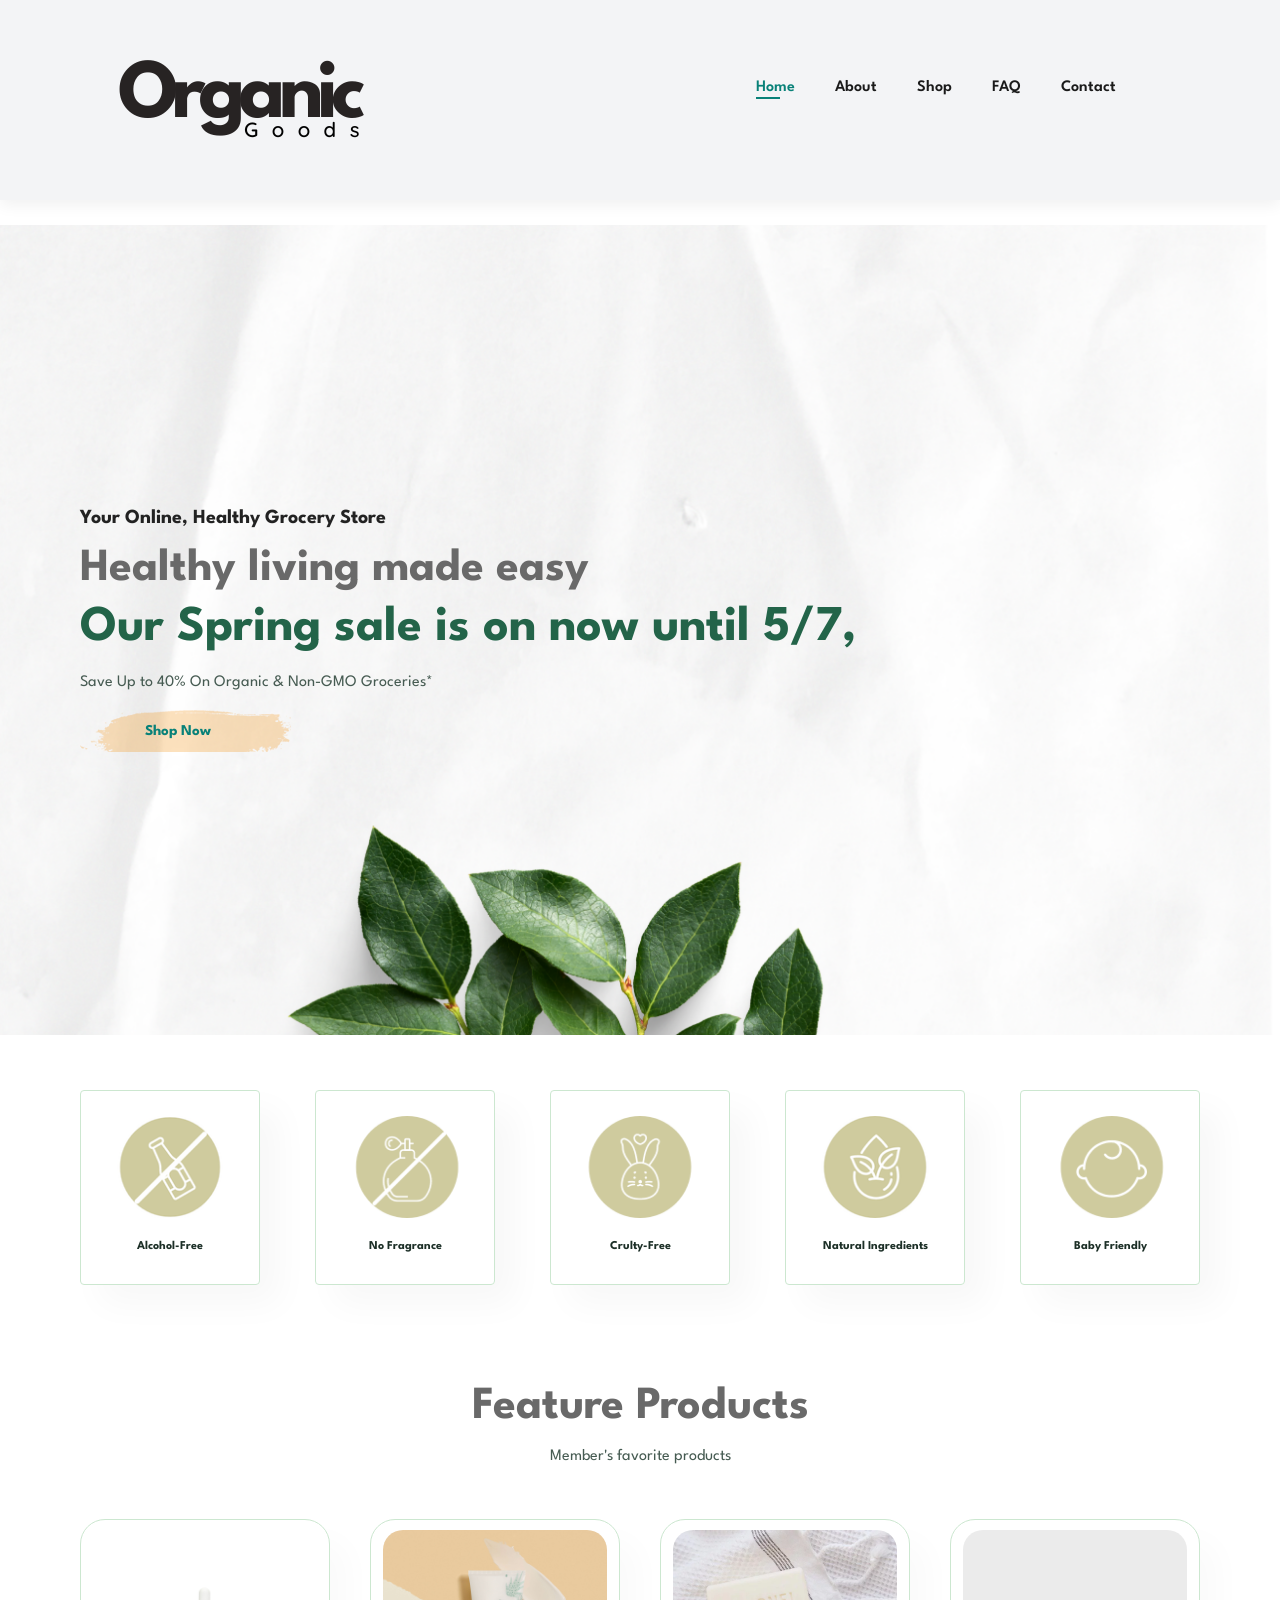
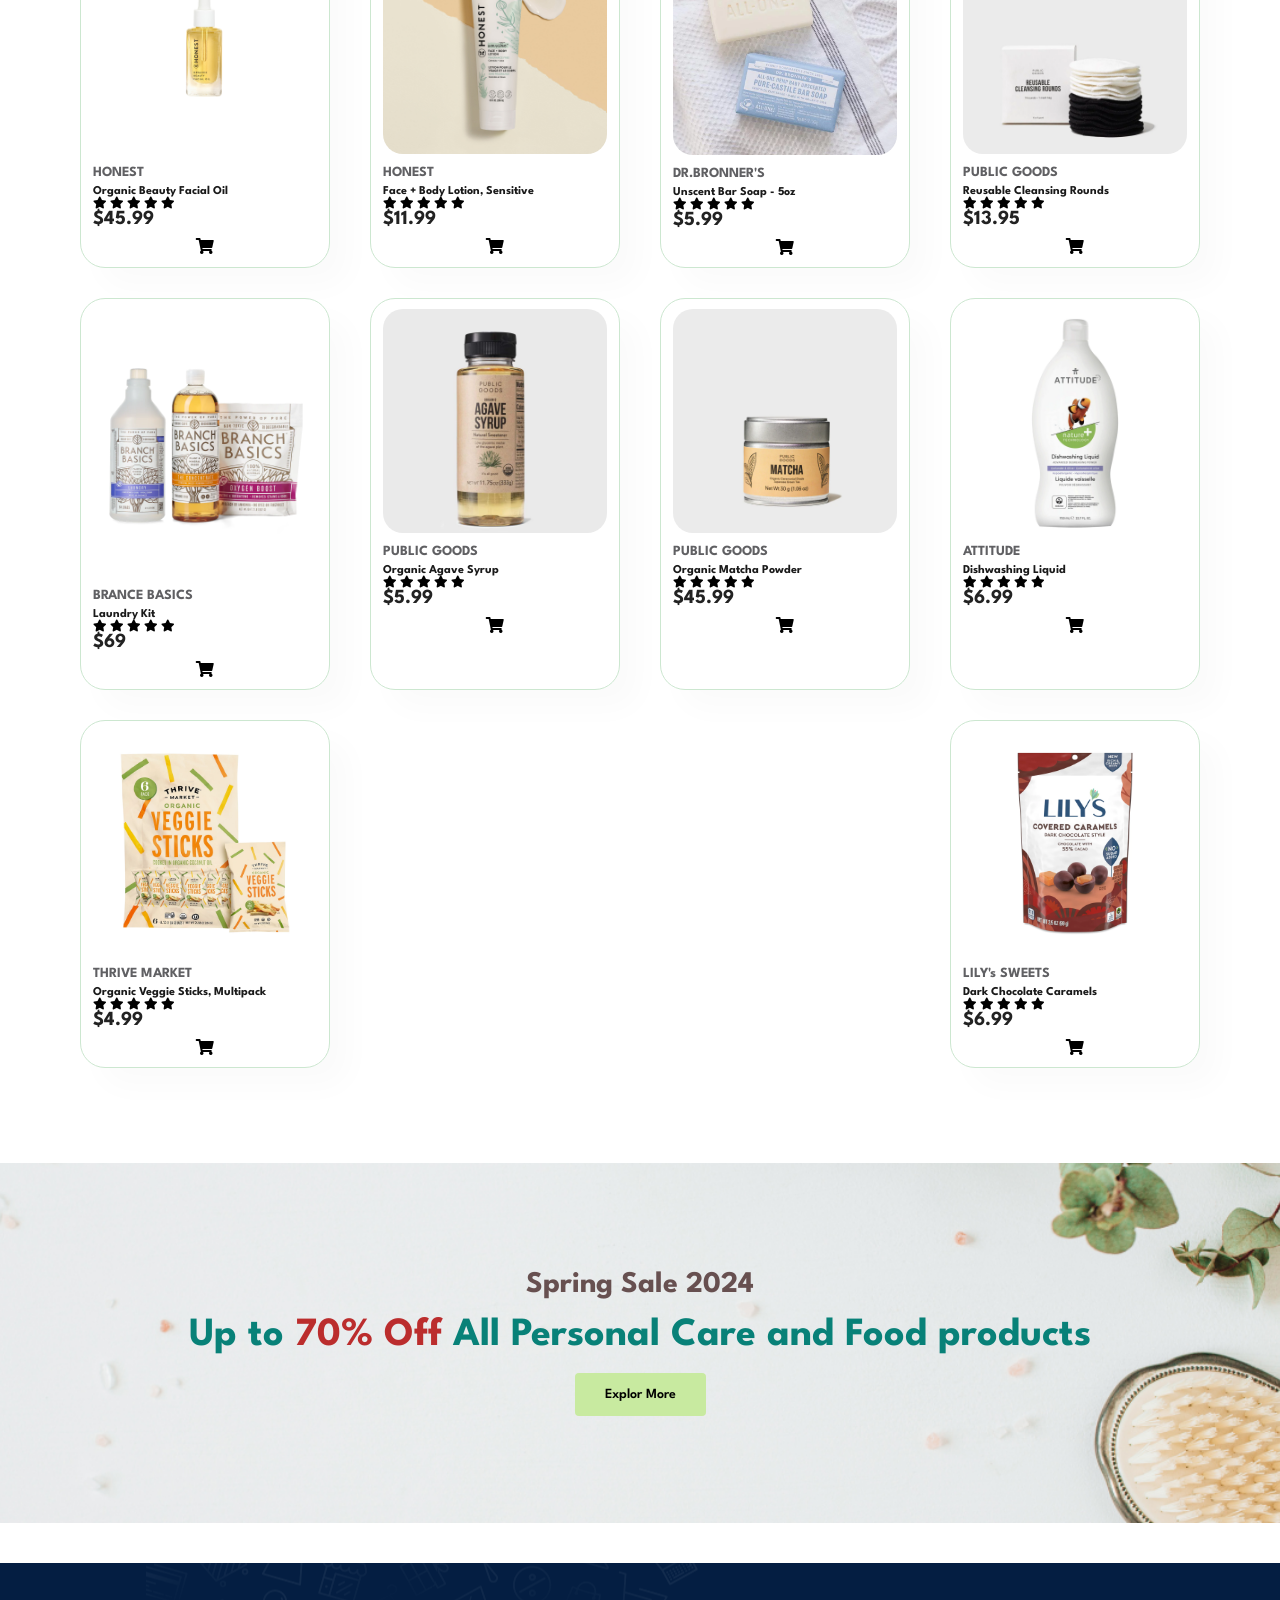
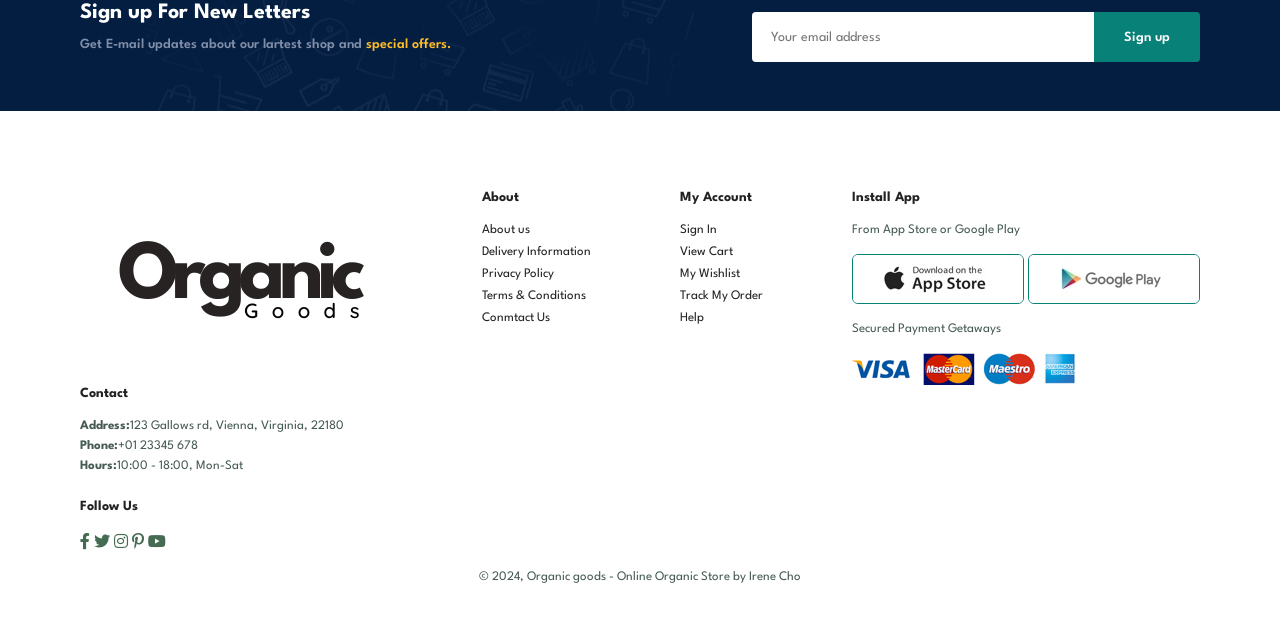
<file: index.html>
<!DOCTYPE html>
<html lang="en">

<head>
    <meta charset="UTF-8">
    <meta http-equiv="X-UA-Compatible" content="IE=edge">
    <meta name="viewport" content="width=device-width, initial-scale=1.0">
    <title>Organic Goods</title>
    <link rel="stylesheet" href="https://pro.fontawesome.com/releases/v5.10.0/css/all.css" />

    <link rel="stylesheet" href="style.css">
</head>

<body>
   <section id="header">
<a href="#"><img src="image/logo4.png" class="logo" alt=""></a>

<div>
<ul id="navbar">
    <li><a class="active" href="index.html">Home</a> </li>
    <li><a href="about.html">About</a></li>
    <li><a href="shop.html">Shop</a></li>
    <li><a href="faq.html">FAQ</a></li>
    <li><a href="contact.html">Contact</a></li>
    <li><a href="cart.html"><i style="font-size:24px" class="fa">&#xf07a;</i>
    </a></li>
</ul>
</div>
</section>
<section>
<div id="mobile">
    <a href="cart.html"><i class="far fa-shopping-bag"></i></a>
    <i id="bar" class="fas fa-outdent"></i>
</div>
   </section>

  <section id="hero">
    <h4>Your Online, Healthy Grocery Store</h4>
    <h2>Healthy living made easy</h2>
    <h1>Our Spring sale is on now until 5/7,</h1>
    <p>Save Up to 40% On Organic & Non-GMO Groceries*</p>
    <button> Shop Now</button>
  </section>

  <section id="feature" class="section-p1 ">
    <div class="fe-box"><img src="image/features/f1.png" alt="">
    <h6> Alcohol-Free</h6>
    </div>
    <div class="fe-box"><img src="image/features/f2.png" alt="">
    <h6> No Fragrance</h6>
    </div>
    <div class="fe-box"><img src="image/features/f3.png" alt="">
    <h6> Crulty-Free</h6>
    </div>
    <div class="fe-box"><img src="image/features/f4.png" alt="">
    <h6> Natural Ingredients</h6>
    </div>
    <div class="fe-box"><img src="image/features/f5.png" alt="">
    <h6> Baby Friendly</h6>
    </div>        
  </section>

  <section id="product1" class="section-p1">
    <h2>Feature Products</h2>
    <p>Member's favorite products </p>
    <div class="pro-container">
        <div class="pro">
            <img src="image/products/faceoil1.jpeg" alt="">
        <div class="des">
            <span>HONEST</span>
            <h5>Organic Beauty Facial Oil</h5>
            <div class="star">
                <i class="fa fa-star"></i>
                <i class="fa fa-star"></i>
                <i class="fa fa-star"></i>
                <i class="fa fa-star"></i>
                <i class="fa fa-star"></i>
            </div>
            <h4>$45.99</h4>
        </div>
        <a href="cart.html"><i class="fa">&#xf07a;</i></a>
        </div>
        <div class="pro">
            <img src="image/products/facecream1.jpeg" alt="">
        <div class="des">
            <span>HONEST</span>
            <h5>Face + Body Lotion, Sensitive</h5>
            <div class="star">
                <i class="fa fa-star"></i>
                <i class="fa fa-star"></i>
                <i class="fa fa-star"></i>
                <i class="fa fa-star"></i>
                <i class="fa fa-star"></i>
            </div>
            <h4>$11.99</h4>
        </div>
        <a href="cart.html"><i class="fa">&#xf07a;</i></a>
        </div>
        <div class="pro">
            <img src="image/products/barsoap3.webp" alt="">
        <div class="des">
            <span>DR.BRONNER'S</span>
            <h5>Unscent Bar Soap - 5oz</h5>
            <div class="star">
                <i class="fa fa-star"></i>
                <i class="fa fa-star"></i>
                <i class="fa fa-star"></i>
                <i class="fa fa-star"></i>
                <i class="fa fa-star"></i>
            </div>
            <h4>$5.99</h4>
        </div>
        <a href="cart.html"><i class="fa">&#xf07a;</i></a>
        </div>
        <div class="pro">
            <img src="image/products/cotton1.webp" alt="">
        <div class="des">
            <span>PUBLIC GOODS</span>
            <h5>Reusable Cleansing Rounds</h5>
            <div class="star">
                <i class="fa fa-star"></i>
                <i class="fa fa-star"></i>
                <i class="fa fa-star"></i>
                <i class="fa fa-star"></i>
                <i class="fa fa-star"></i>
            </div>
            <h4>$13.95</h4>
        </div>
        <a href="cart.html"><i class="fa">&#xf07a;</i></a>
        </div>
        <div class="pro">
            <img src="image/products/laundry1.webp" alt="">
        <div class="des">
            <span>BRANCE BASICS</span>
            <h5>Laundry Kit</h5>
            <div class="star">
                <i class="fa fa-star"></i>
                <i class="fa fa-star"></i>
                <i class="fa fa-star"></i>
                <i class="fa fa-star"></i>
                <i class="fa fa-star"></i>
            </div>
            <h4>$69</h4>
        </div>
        <a href="cart.html"><i class="fa">&#xf07a;</i></a>
        </div>
        <div class="pro">
            <img src="image/products/syrup1.webp" alt="">
        <div class="des">
            <span>PUBLIC GOODS</span>
            <h5>Organic Agave Syrup</h5>
            <div class="star">
                <i class="fa fa-star"></i>
                <i class="fa fa-star"></i>
                <i class="fa fa-star"></i>
                <i class="fa fa-star"></i>
                <i class="fa fa-star"></i>
            </div>
            <h4>$5.99</h4>
        </div>
        <a href="cart.html"><i class="fa">&#xf07a;</i></a>
        </div>
        <div class="pro">
            <img src="image/products/matcha1.webp" alt="">
        <div class="des">
            <span>PUBLIC GOODS</span>
            <h5>Organic Matcha Powder</h5>
            <div class="star">
                <i class="fa fa-star"></i>
                <i class="fa fa-star"></i>
                <i class="fa fa-star"></i>
                <i class="fa fa-star"></i>
                <i class="fa fa-star"></i>
            </div>
            <h4>$45.99</h4>
        </div>
        <a href="cart.html"><i class="fa">&#xf07a;</i></a>
        </div>
        <div class="pro">
            <img src="image/products/dishsoap1.webp" alt="">
        <div class="des">
            <span>ATTITUDE </span>
            <h5>Dishwashing Liquid</h5>
            <div class="star">
                <i class="fa fa-star"></i>
                <i class="fa fa-star"></i>
                <i class="fa fa-star"></i>
                <i class="fa fa-star"></i>
                <i class="fa fa-star"></i>
            </div>
            <h4>$6.99</h4>
        </div>
        <a href="cart.html"><i class="fa">&#xf07a;</i></a>
        </div>
        <div class="pro">
            <img src="image/products/veggiessnacks1.webp" alt="">
        <div class="des">
            <span>THRIVE MARKET </span>
            <h5>Organic Veggie Sticks, Multipack</h5>
            <div class="star">
                <i class="fa fa-star"></i>
                <i class="fa fa-star"></i>
                <i class="fa fa-star"></i>
                <i class="fa fa-star"></i>
                <i class="fa fa-star"></i>
            </div>
            <h4>$4.99</h4>
        </div>
        <a href="cart.html"><i class="fa">&#xf07a;</i></a>
        </div>
        <div class="pro">
            <img src="image/products/lily1.webp" alt="">
        <div class="des">
            <span>LILY's SWEETS </span>
            <h5>Dark Chocolate Caramels</h5>
            <div class="star">
                <i class="fa fa-star"></i>
                <i class="fa fa-star"></i>
                <i class="fa fa-star"></i>
                <i class="fa fa-star"></i>
                <i class="fa fa-star"></i>
            </div>
            <h4>$6.99</h4>
        </div>
        <a href="cart.html"><i class="fa">&#xf07a;</i></a>
        </div>
    </div>
  </section>

  <section id="banner" class="section-m1">
    <h4>Spring Sale 2024</h4>
    <h2>Up to <span> 70% Off</span> All Personal Care and Food products</h2>
    <button class="normal">Explor More</button>
  </section>

</section>
  
<section id="newsletter" class="section-p1 section-m1">
    <div class="newstext"> 
        <h4>Sign up For New Letters</h4>
        <p>Get E-mail updates about our lartest shop and <span>special offers.</span>
        </p>
    </div>
    <div class="form">
        <input type="text" placeholder="Your email address">
        <button class="normal">Sign up</button>
    </div>
</section>
  
  <footer class="section-p1">
     <div class="col">
        <a href=""></a><image  class="logo" src="image/logo4.png" alt="">  
        <h4>Contact</h4>
        <p><strong>Address:</strong>123 Gallows rd, Vienna, Virginia, 22180</p>
        <p><strong>Phone:</strong>+01 23345 678</p>
        <p><strong>Hours:</strong>10:00 - 18:00, Mon-Sat </p>
        <div class="follow">
            <h4>Follow Us</h4>
            <div class="icon">
                <i class="fab fa-facebook-f"></i>
                <i class="fab fa-twitter"></i>
                <i class="fab fa-instagram"></i>
                <i class="fab fa-pinterest-p"></i>
                <i class="fab fa-youtube"></i>
            </div>
        </div>
     </div>

     <div class="col">
        <h4>About</h4>
        <a href="#">About us</a>
        <a href="#">Delivery Information</a>
        <a href="#">Privacy Policy</a>
        <a href="#">Terms & Conditions</a>
        <a href="#">Conmtact Us</a>
     </div>

     <div class="col">
        <h4>My Account</h4>
        <a href="#">Sign In</a>
        <a href="#">View Cart</a>
        <a href="#">My Wishlist</a>
        <a href="#">Track My Order</a>
        <a href="#">Help</a>
     </div>

      <div class="col install">
        <h4>Install App</h4>
        <p>From App Store or Google Play</p>
        <div class="row">
            <img src="image/pay/app.jpg" alt="">
            <img src="image/pay/play.jpg" alt="">
        </div>
        <p>Secured Payment Getaways</p>
        <img src="image/pay/pay.png" alt="">
      </div>

      <div class="copyright">
        <p>© 2024, Organic goods - Online Organic Store by Irene Cho</p>
      </div>
  </footer>
  <script src="script.js"></script>
</body>
</html>
</file>
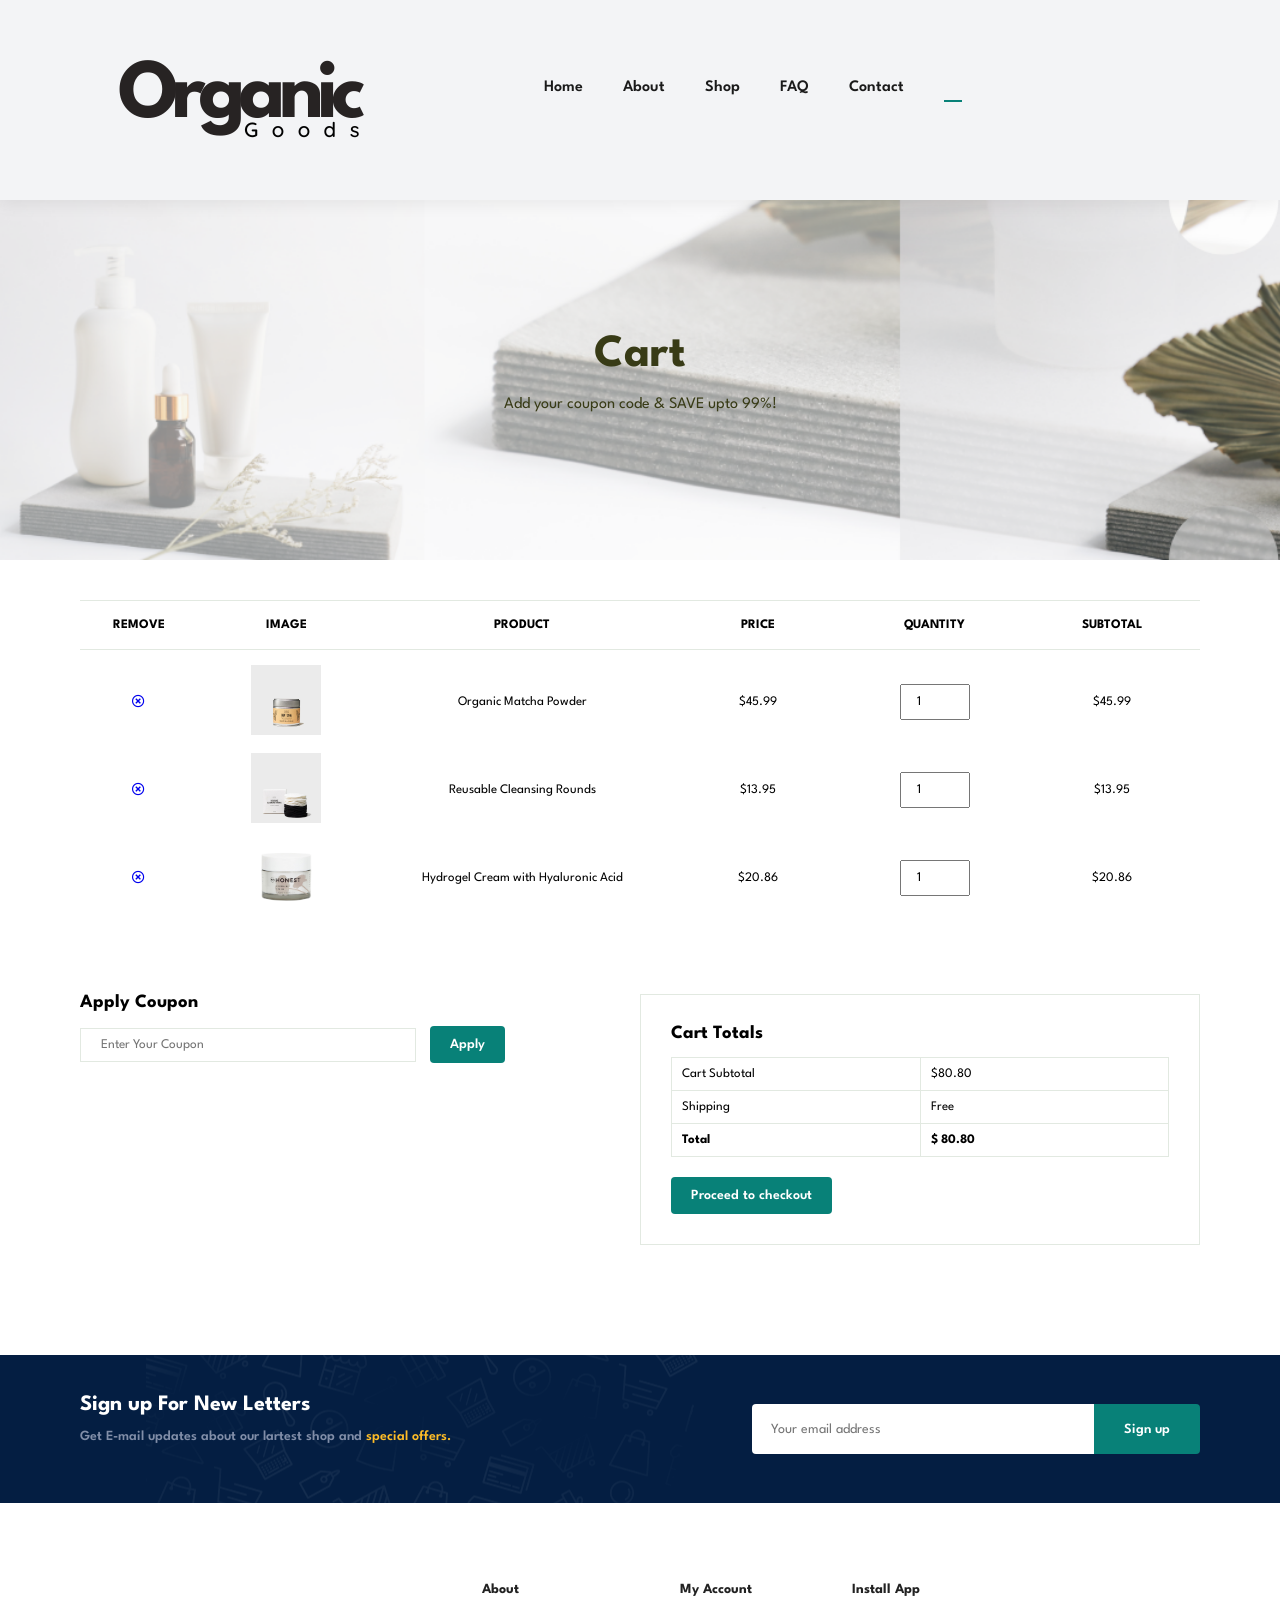
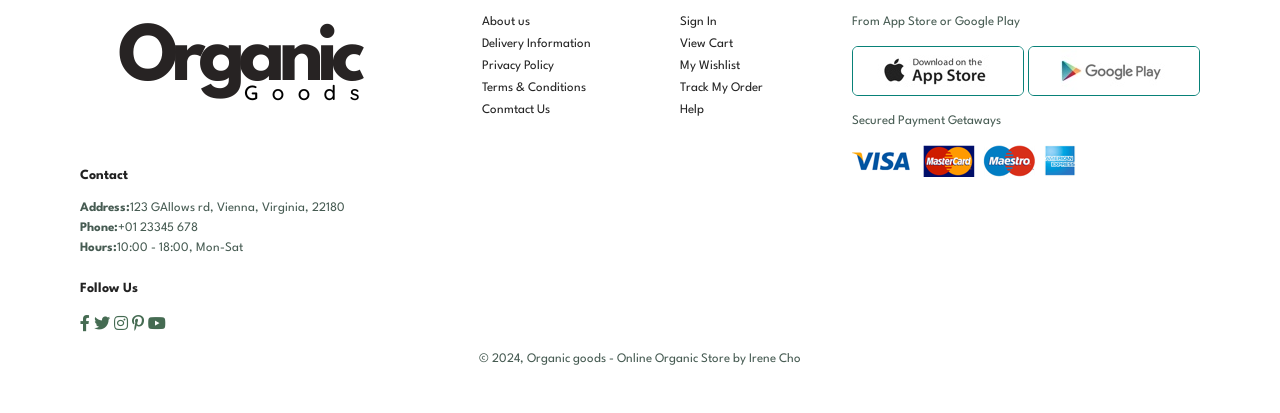
<file: cart.html>
<!DOCTYPE html>
<html lang="en">

<head>
    <meta charset="UTF-8">
    <meta http-equiv="X-UA-Compatible" content="IE=edge">
    <meta name="viewport" content="width=device-width, initial-scale=1.0">
    <title>Organic Goods</title>
    <link rel="stylesheet" href="https://pro.fontawesome.com/releases/v5.10.0/css/all.css" />

    <link rel="stylesheet" href="style.css">
</head>

<body>
   <section id="header">
<a href="#"><img src="image/logo4.png" class="logo" alt=""></a>

<div>
<ul id="navbar">
    <li><a href="index.html">Home</a> </li>
    <li><a href="about.html">About</a></li>
    <li><a href="shop.html">Shop</a></li>
    <li><a href="faq.html">FAQ</a></li>
    <li><a href="contact.html">Contact</a></li>
    <li id="lg-bag"><a href="#" class="active"><i class="far fa-shopping-bag"></i></a></li>
    <a id="close" href="#"><i class="far fa-times"></i></a>
</ul>
</div>
<div id="mobile">
    <a href="cart.html"><i class="far fa-shopping-bag"></i></a>
    <i id="bar" class="fas fa-outdent"></i>
</div>
   </section>

   <section id="page-header" class="about-header">

    <h2>Cart</h2>
    <p>Add your coupon code & SAVE upto 99%!</p>

</section>

<section id="cart" class="section-p1">
    <table width="100%">
        <thead>
            <tr>
                <td>Remove</td>
                <td>Image</td>
                <td>Product</td>
                <td>Price</td>
                <td>Quantity</td>
                <td>Subtotal</td>
            </tr>
        </thead>

        <tbody>
            <tr>
                <td><a href="#"><i class="far fa-times-circle"></i></a></td>
                <td><img src="image/products/matcha1.webp" alt=""></td>
                <td>Organic Matcha Powder</td>
                <td>$45.99</td>
                <td><input type="number" value="1" name="" id=""></td>
                <td>$45.99</td>
            </tr>
            <tr>
                <td><a href="#"><i class="far fa-times-circle"></i></a></td>
                <td><img src="image/products/cotton1.webp" alt=""></td>
                <td>Reusable Cleansing Rounds</td>
                <td>$13.95</td>
                <td><input type="number" value="1" name="" id=""></td>
                <td>$13.95</td>
            </tr>
            <tr>
                <td><a href="#"><i class="far fa-times-circle"></i></a></td>
                <td><img src="image/products/selfcare/s3.jpg" alt=""></td>
                <td>Hydrogel Cream with Hyaluronic Acid</td>
                <td>$20.86</td>
                <td><input type="number" value="1" name="" id=""></td>
                <td>$20.86</td>
            </tr>
        </tbody>
    </table>
</section>

<section id="cart-add" class="section-p1">
    <div id="cuopon">
        <h3>Apply Coupon</h3>
        <div>
            <input type="text" name="" id="" placeholder="Enter Your Coupon">
            <button class="normal">Apply</button>
        </div>
    </div>

    <div id="subtotal">
        <h3>Cart Totals</h3>
        <table>
            <tr>
                <td>Cart Subtotal</td>
                <td>$80.80</td>
            </tr>
            <tr>
                <td>Shipping</td>
                <td>Free</td>
            </tr>
            <tr>
                <td><strong>Total</strong></td>
                <td><strong>$ 80.80</strong></td>
            </tr>
        </table>
        <button class="normal">Proceed to checkout</button>
    </div>
</section>


   <section id="newsletter" class="section-p1 section-m1">
    <div class="newstext"> 
        <h4>Sign up For New Letters</h4>
        <p>Get E-mail updates about our lartest shop and <span>special offers.</span>
        </p>
    </div>
    <div class="form">
        <input type="text" placeholder="Your email address">
        <button class="normal">Sign up</button>
    </div>
</section>
  
  <footer class="section-p1">
     <div class="col">
        <image  class="logo" src="image/logo4.png" alt="">
        <h4>Contact</h4>
        <p><strong>Address:</strong>123 GAllows rd, Vienna, Virginia, 22180</p>
        <p><strong>Phone:</strong>+01 23345 678</p>
        <p><strong>Hours:</strong>10:00 - 18:00, Mon-Sat </p>
        <div class="follow">
            <h4>Follow Us</h4>
            <div class="icon">
                <i class="fab fa-facebook-f"></i>
                <i class="fab fa-twitter"></i>
                <i class="fab fa-instagram"></i>
                <i class="fab fa-pinterest-p"></i>
                <i class="fab fa-youtube"></i>
            </div>
        </div>
     </div>

     <div class="col">
        <h4>About</h4>
        <a href="#">About us</a>
        <a href="#">Delivery Information</a>
        <a href="#">Privacy Policy</a>
        <a href="#">Terms & Conditions</a>
        <a href="#">Conmtact Us</a>
     </div>

     <div class="col">
        <h4>My Account</h4>
        <a href="#">Sign In</a>
        <a href="#">View Cart</a>
        <a href="#">My Wishlist</a>
        <a href="#">Track My Order</a>
        <a href="#">Help</a>
     </div>

      <div class="col install">
        <h4>Install App</h4>
        <p>From App Store or Google Play</p>
        <div class="row">
            <img src="image/pay/app.jpg" alt="">
            <img src="image/pay/play.jpg" alt="">
        </div>
        <p>Secured Payment Getaways</p>
        <img src="image/pay/pay.png" alt="">
      </div>

      <div class="copyright">
        <p>© 2024, Organic goods - Online Organic Store by Irene Cho</p>
      </div>
  </footer>
  <script src="script.js"></script>
</body>
</html>
</file>
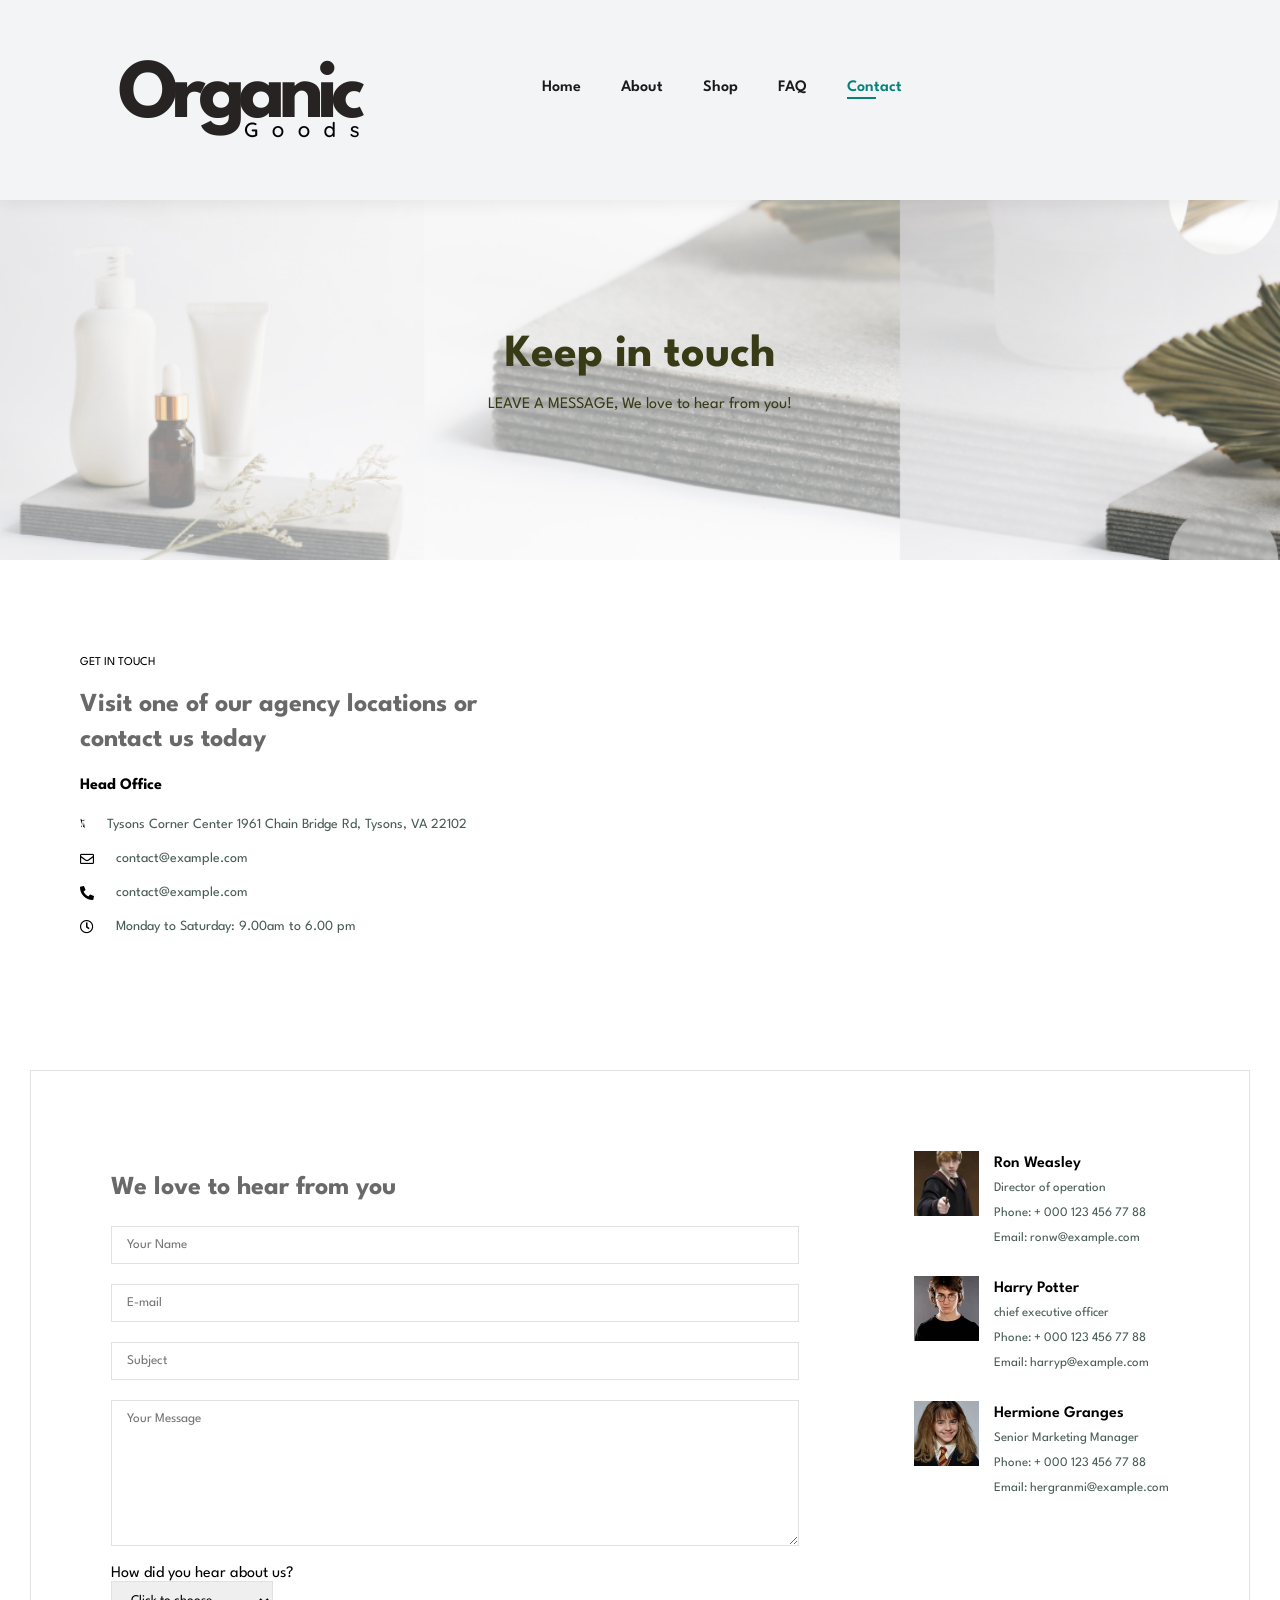
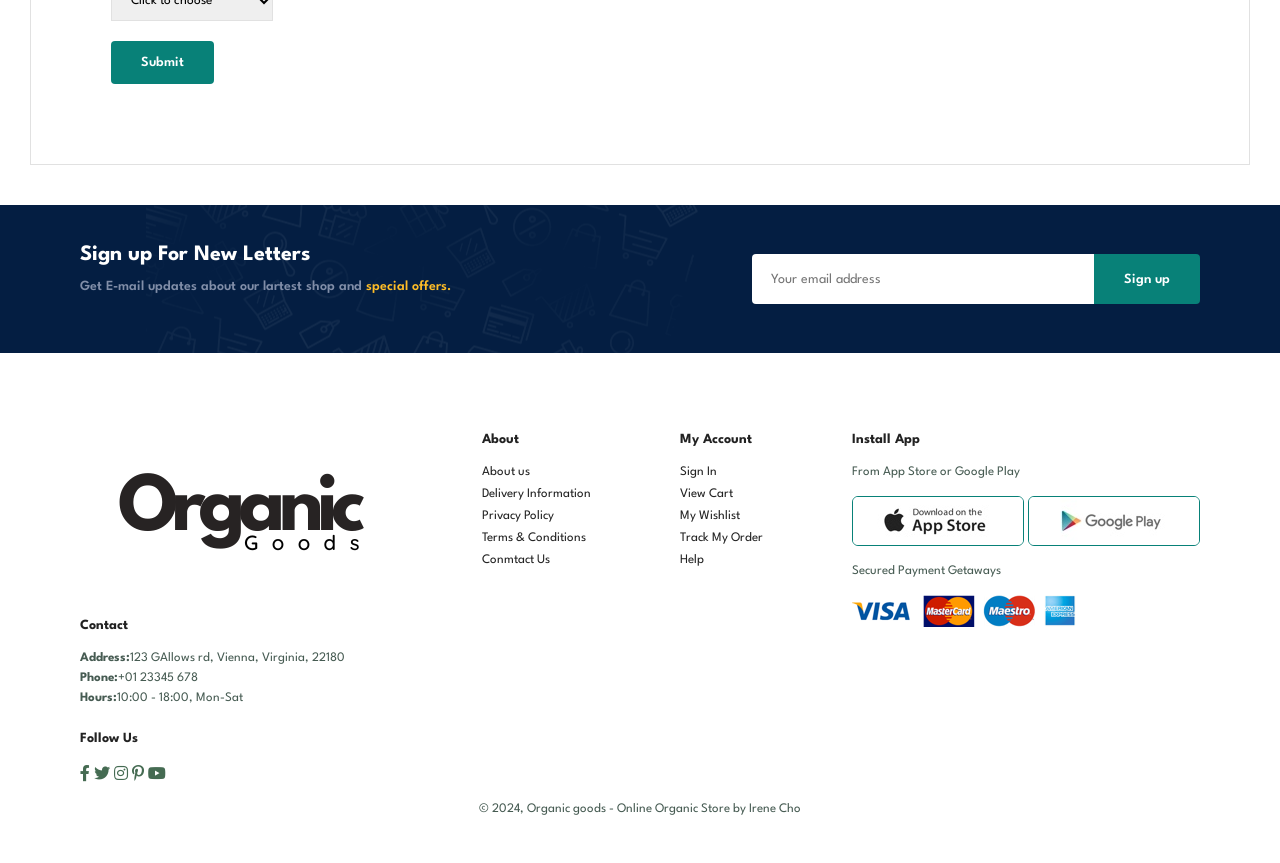
<file: contact.html>
<!DOCTYPE html>
<html lang="en">

<head>
    <meta charset="UTF-8">
    <meta http-equiv="X-UA-Compatible" content="IE=edge">
    <meta name="viewport" content="width=device-width, initial-scale=1.0">
    <title>Organic Goods</title>
    <link rel="stylesheet" href="https://pro.fontawesome.com/releases/v5.10.0/css/all.css" />

    <link rel="stylesheet" href="style.css">
</head>

<body>
   <section id="header">
<a href="#"><img src="image/logo4.png" class="logo" alt=""></a>


<ul id="navbar">
    <li><a  href="index.html">Home</a> </li>
    <li><a href="about.html">About</a></li>
    <li><a href="shop.html">Shop</a></li>
    <li><a href="faq.html">FAQ</a></li>
    <li><a class="active" href="contact.html">Contact</a></li>
    <li><a href="cart.html"><i style="font-size:24px" class="fa">&#xf07a;</i>
    </a></li>
</ul>

<div id="mobile">
    <a href="cart.html"><i class="far fa-shopping-bag"></i></a>
    <i id="bar" class="fas fa-outdent"></i>
</div>
   </section>

   <section id="page-header" class="about-header">

    <h2>Keep in touch</h2>
    <p>LEAVE A MESSAGE, We love to hear from you!</p>

</section>
<section id="contact-details" class="section-p1">
    <div class="details">
        <span>GET IN TOUCH</span>
        <h2>Visit one of our agency locations or contact us today</h2>
        <h3>Head Office</h3>
        <div>
            <li>
                <i class="fal fa-map"></i>
                <p>Tysons Corner Center
                    1961 Chain Bridge Rd, Tysons, VA 22102</p>
            </li>
            <li>
                <i class="far fa-envelope"></i>
                <p>contact@example.com </p>
            </li>
            <li>
                <i class="fas fa-phone-alt"></i>
                <p>contact@example.com </p>
            </li>
            <li>
                <i class="far fa-clock"></i>
                <p>Monday to Saturday: 9.00am to 6.00 pm </p>
            </li>
        </div>
    </div>

    <div class="map">
        <iframe src="https://www.google.com/maps/embed?pb=!1m18!1m12!1m3!1d3104.2997224208375!2d-77.22483778832292!3d38.917126371601995!2m3!1f0!2f0!3f0!3m2!1i1024!2i768!4f13.1!3m3!1m2!1s0x89b64ae89541ace1%3A0x22f6262ba3525df2!2sTysons%20Corner%20Center!5e0!3m2!1sen!2sus!4v1714533727631!5m2!1sen!2sus" width="600" height="450" style="border:0;" allowfullscreen="" loading="lazy" referrerpolicy="no-referrer-when-downgrade">"
            width="600" height="450" style="border:0;" allowfullscreen="" loading="lazy"></iframe>
    </div>
</section>

<section id="form-details">
    <form action="">

        <h2>We love to hear from you </h2>
        
                <input type="text" name="" id="" placeholder="Your Name">
                <input type="text" name="" id="" placeholder="E-mail">
                <input type="text" name="" id="" placeholder="Subject">
                <textarea name="" id="" cols="30" rows="10" placeholder="Your Message"></textarea>
                <label for="hear">How did you hear about us?  </label>
                <select class="contact-drop-down"  name="hear" id="hear">
                    <option>Click to choose</option>
                    <option value="1">Existing Partner</option>
                    <option value="2">Word of mouth</option>
                    <option value="3">Brochure</option>
                    <option value="4">Email mailshot</option>
                    <option value="5">Google</option>
                    <option value="6">Yahoo</option>
                    <option value="7">Bing</option>
                    <option value="8">Other search engine</option>
                    <option value="9">Other</option>
            </select> 
                
                <button class="normal">Submit</button>
    </form>

    <div class="people">
        <div>
            <img src="image/people/ron.jpeg" alt="">
            <p><span>Ron Weasley</span> Director of operation <br> Phone: + 000 123 456 77 88 <br> Email: ronw@example.com</p>
        </div>
        <div>
            <img src="image/people/harry.jpeg" alt="">
            <p><span>Harry Potter</span> chief executive officer <br> Phone: + 000 123 456 77 88 <br> Email: harryp@example.com</p>
        </div>
        <div>
            <img src="image/people/emma.jpeg" alt="">
            <p><span>Hermione Granges</span> Senior Marketing Manager <br> Phone: + 000 123 456 77 88 <br> Email: hergranmi@example.com</p>
        </div>
    </div>
</section>

  
<section id="newsletter" class="section-p1 section-m1">
    <div class="newstext"> 
        <h4>Sign up For New Letters</h4>
        <p>Get E-mail updates about our lartest shop and <span>special offers.</span>
        </p>
    </div>
    <div class="form">
        <input type="text" placeholder="Your email address">
        <button class="normal">Sign up</button>
    </div>
</section>
  
  <footer class="section-p1">
     <div class="col">
        <image  class="logo" src="image/logo4.png" alt="">
        <h4>Contact</h4>
        <p><strong>Address:</strong>123 GAllows rd, Vienna, Virginia, 22180</p>
        <p><strong>Phone:</strong>+01 23345 678</p>
        <p><strong>Hours:</strong>10:00 - 18:00, Mon-Sat </p>
        <div class="follow">
            <h4>Follow Us</h4>
            <div class="icon">
                <i class="fab fa-facebook-f"></i>
                <i class="fab fa-twitter"></i>
                <i class="fab fa-instagram"></i>
                <i class="fab fa-pinterest-p"></i>
                <i class="fab fa-youtube"></i>
            </div>
        </div>
     </div>

     <div class="col">
        <h4>About</h4>
        <a href="#">About us</a>
        <a href="#">Delivery Information</a>
        <a href="#">Privacy Policy</a>
        <a href="#">Terms & Conditions</a>
        <a href="#">Conmtact Us</a>
     </div>

     <div class="col">
        <h4>My Account</h4>
        <a href="#">Sign In</a>
        <a href="#">View Cart</a>
        <a href="#">My Wishlist</a>
        <a href="#">Track My Order</a>
        <a href="#">Help</a>
     </div>

      <div class="col install">
        <h4>Install App</h4>
        <p>From App Store or Google Play</p>
        <div class="row">
            <img src="image/pay/app.jpg" alt="">
            <img src="image/pay/play.jpg" alt="">
        </div>
        <p>Secured Payment Getaways</p>
        <img src="image/pay/pay.png" alt="">
      </div>

      <div class="copyright">
        <p>© 2024, Organic goods - Online Organic Store by Irene Cho</p>
      </div>
  </footer>
  <script src="script.js"></script>
</body>
</html>
</file>
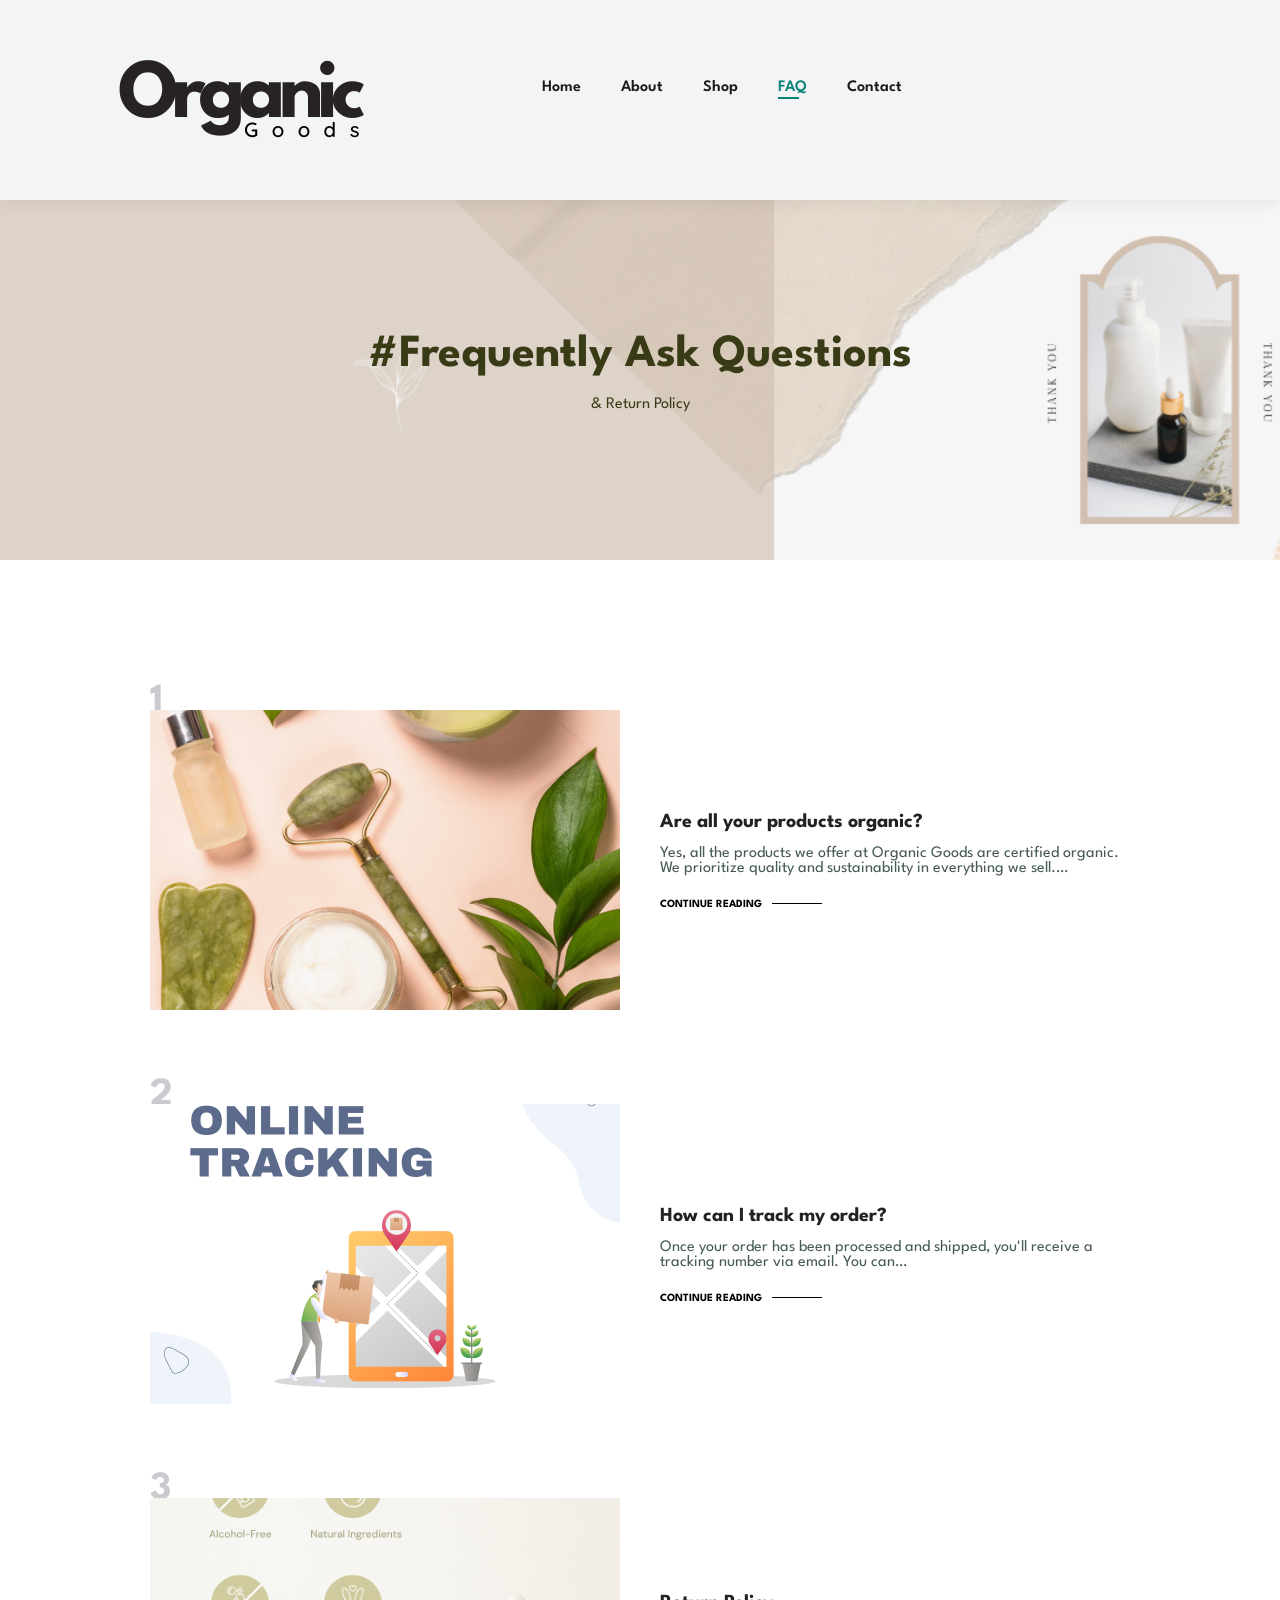
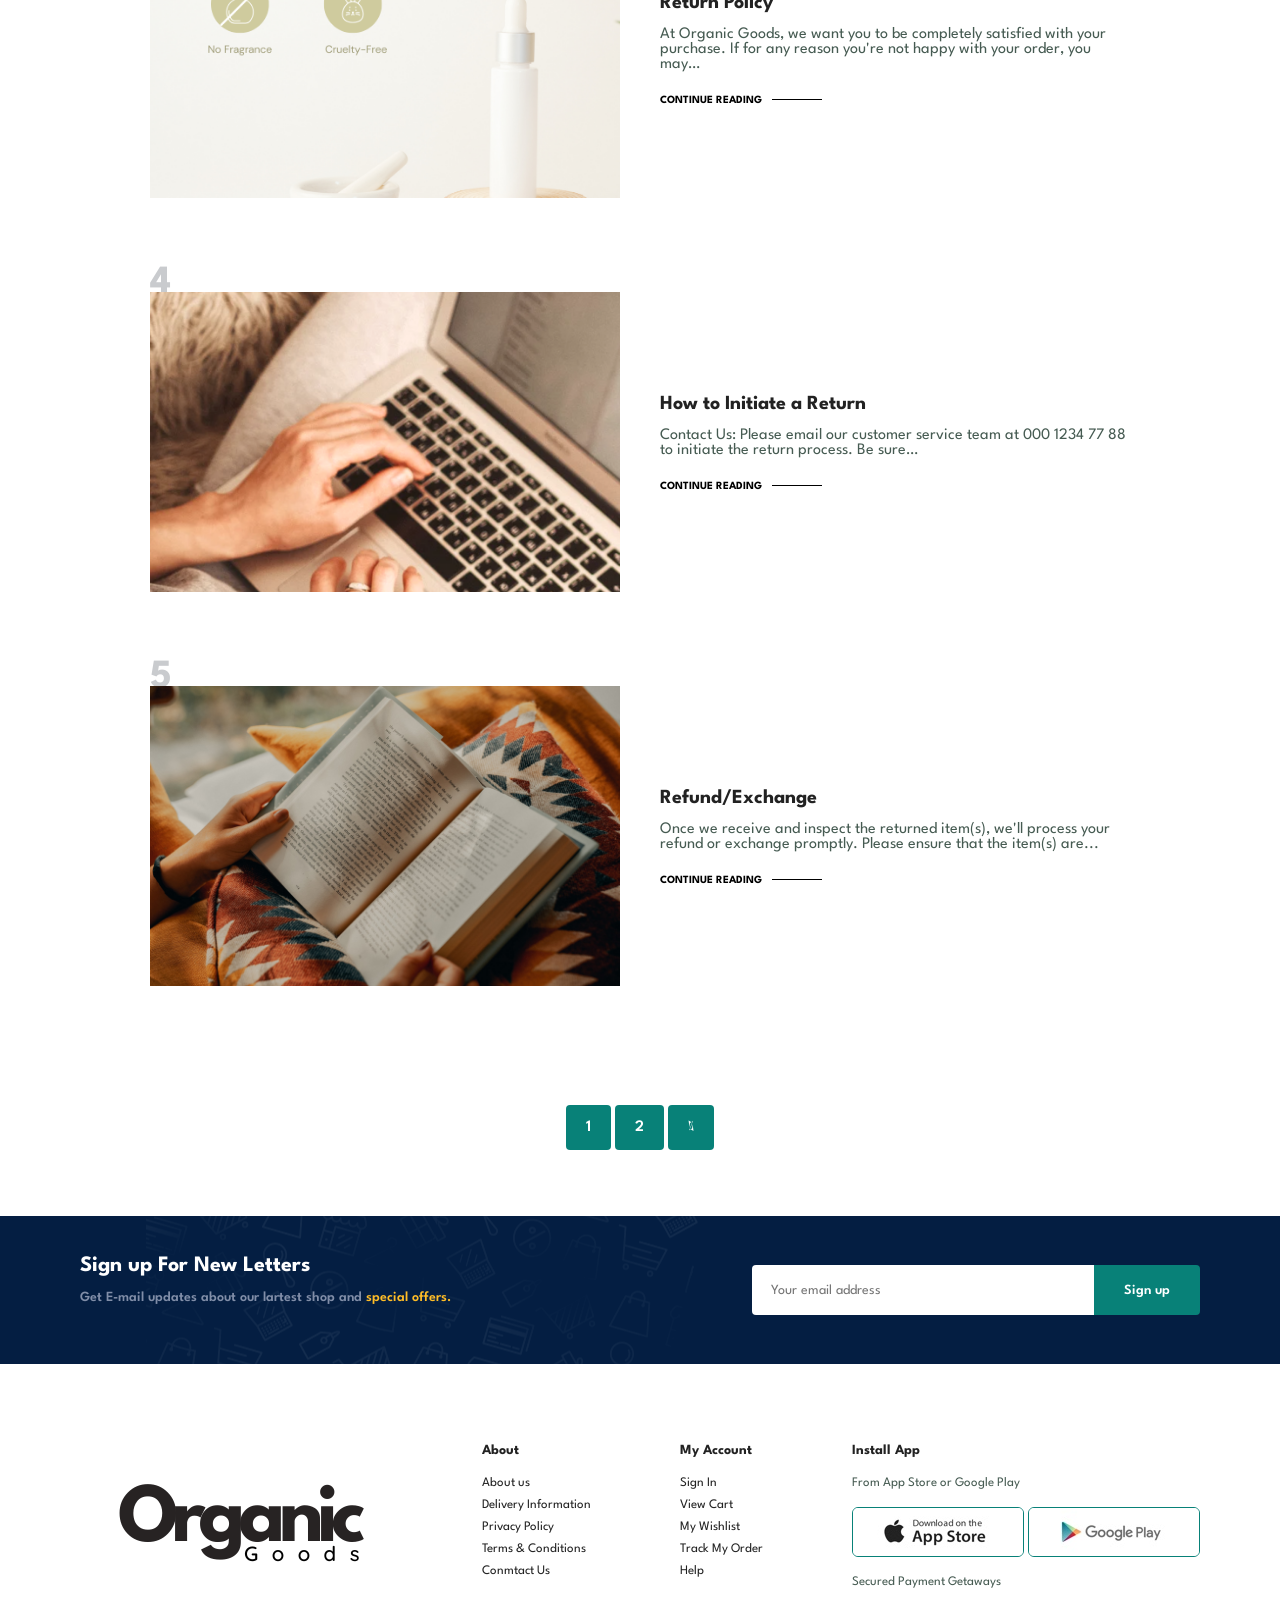
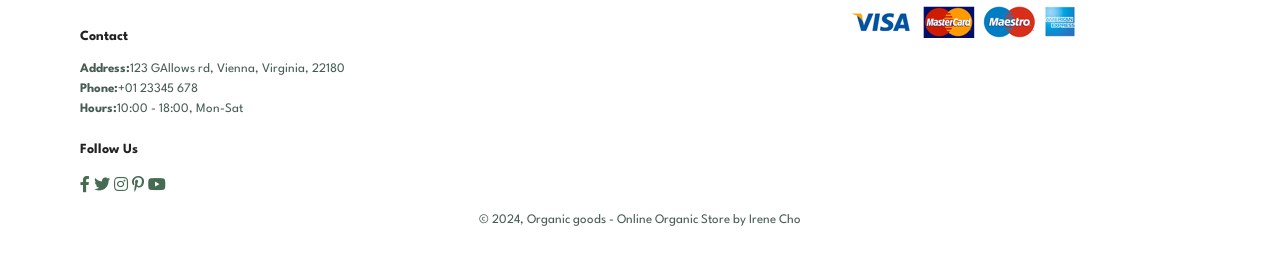
<file: faq.html>
<!DOCTYPE html>
<html lang="en">

<head>
    <meta charset="UTF-8">
    <meta http-equiv="X-UA-Compatible" content="IE=edge">
    <meta name="viewport" content="width=device-width, initial-scale=1.0">
    <title>Organic Goods</title>
    <link rel="stylesheet" href="https://pro.fontawesome.com/releases/v5.10.0/css/all.css" />

    <link rel="stylesheet" href="style.css">
</head>

<body>
   <section id="header">
<a href="#"><img src="image/logo4.png" class="logo" alt=""></a>

<div>
<ul id="navbar">
    <li><a href="index.html">Home</a> </li>
    <li><a href="about.html">About</a></li>
    <li><a href="shop.html">Shop</a></li>
    <li><a class="active" href="blog.html">FAQ</a></li>
    <li><a href="contact.html">Contact</a></li>
    <li><a href="cart.html"><i style="font-size:24px" class="fa">&#xf07a;</i>
    </a></li>
</ul>
</div>

<div id="mobile">
    <a href="cart.html"><i class="far fa-shopping-bag"></i></a>
    <i id="bar" class="fas fa-outdent"></i>
</div>
   </section>

 
   <section id="page-header" class="blog-header">

    <h2>#Frequently Ask Questions</h2>

    <p> & Return Policy </p>

</section>

<section id="faq">
    <div class="faq-box">
        <div class="faq-img">
            <img src="image/banner/greenban.png" alt="">
        </div>
        <div class="faq-details">
            <h4>Are all your products organic?
            </h4>
            <p>Yes, all the products we offer at Organic Goods are certified organic. We prioritize quality and sustainability in everything we sell.…</p>
            <a href="#">CONTINUE READING</a>
        </div>
        <h1>1</h1>
    </div>
    <div class="faq-box">
        <div class="faq-img">
            <img src="image/banner/trackban.png" alt="">
        </div>
        <div class="faq-details">
            <h4>How can I track my order?</h4>
            <p>Once your order has been processed and shipped, you'll receive a tracking number via email. You can…</p>
            <a href="#">CONTINUE READING</a>
        </div>
        <h1>2</h1>
    </div>
    <div class="faq-box">
        <div class="faq-img">
            <img src="image/banner/likeban.png" alt="">
        </div>
        <div class="faq-details">
            <h4>Return Policy
            </h4>
            <p>At Organic Goods, we want you to be completely satisfied with your purchase. If for any reason you're not happy with your order, you may…</p>
            <a href="#">CONTINUE READING</a>
        </div>
        <h1>3</h1>
    </div>
    <div class="faq-box">
        <div class="faq-img">
            <img src="image/banner/howtoban.png" alt="">
        </div>
        <div class="faq-details">
            <h4>How to Initiate a Return</h4>
            <p>Contact Us: Please email our customer service team at 000 1234 77 88 to initiate the return process. Be sure…</p>
            <a href="#">CONTINUE READING</a>
        </div>
        <h1>4</h1>
    </div>
    <div class="faq-box">
        <div class="faq-img">
            <img src="image/banner/b19.jpg" alt="">
        </div>
        <div class="faq-details">
            <h4>Refund/Exchange</h4>
            <p>Once we receive and inspect the returned item(s), we'll process your refund or exchange promptly. Please ensure that the item(s) are...
            </p>
            <a href="#">CONTINUE READING</a>
        </div>
        <h1>5</h1>
    </div>
</section>

<section id="pagination" class="section-p1">
    <a href="#">1</a>
    <a href="#">2</a>
    <a href="#"><i class="fal fa-long-arrow-alt-right"></i></a>
</section>

<section id="newsletter" class="section-p1 section-m1">
    <div class="newstext"> 
        <h4>Sign  up For New Letters</h4>
        <p>Get E-mail updates about our lartest shop and <span>special offers.</span>
        </p>
    </div>
    <div class="form">
        <input type="text" placeholder="Your email address">
        <button class="normal">Sign up</button>
    </div>
</section>
  
  <footer class="section-p1">
     <div class="col">
        <image  class="logo" src="image/logo4.png" alt="">
        <h4>Contact</h4>
        <p><strong>Address:</strong>123 GAllows rd, Vienna, Virginia, 22180</p>
        <p><strong>Phone:</strong>+01 23345 678</p>
        <p><strong>Hours:</strong>10:00 - 18:00, Mon-Sat </p>
        <div class="follow">
            <h4>Follow Us</h4>
            <div class="icon">
                <i class="fab fa-facebook-f"></i>
                <i class="fab fa-twitter"></i>
                <i class="fab fa-instagram"></i>
                <i class="fab fa-pinterest-p"></i>
                <i class="fab fa-youtube"></i>
            </div>
        </div>
     </div>

     <div class="col">
        <h4>About</h4>
        <a href="#">About us</a>
        <a href="#">Delivery Information</a>
        <a href="#">Privacy Policy</a>
        <a href="#">Terms & Conditions</a>
        <a href="#">Conmtact Us</a>
     </div>

     <div class="col">
        <h4>My Account</h4>
        <a href="#">Sign In</a>
        <a href="#">View Cart</a>
        <a href="#">My Wishlist</a>
        <a href="#">Track My Order</a>
        <a href="#">Help</a>
     </div>

      <div class="col install">
        <h4>Install App</h4>
        <p>From App Store or Google Play</p>
        <div class="row">
            <img src="image/pay/app.jpg" alt="">
            <img src="image/pay/play.jpg" alt="">
        </div>
        <p>Secured Payment Getaways</p>
        <img src="image/pay/pay.png" alt="">
      </div>

      <div class="copyright">
        <p>© 2024, Organic goods - Online Organic Store by Irene Cho</p>
      </div>
  </footer>
  <script src="script.js"></script>
</body>
</html>
</file>
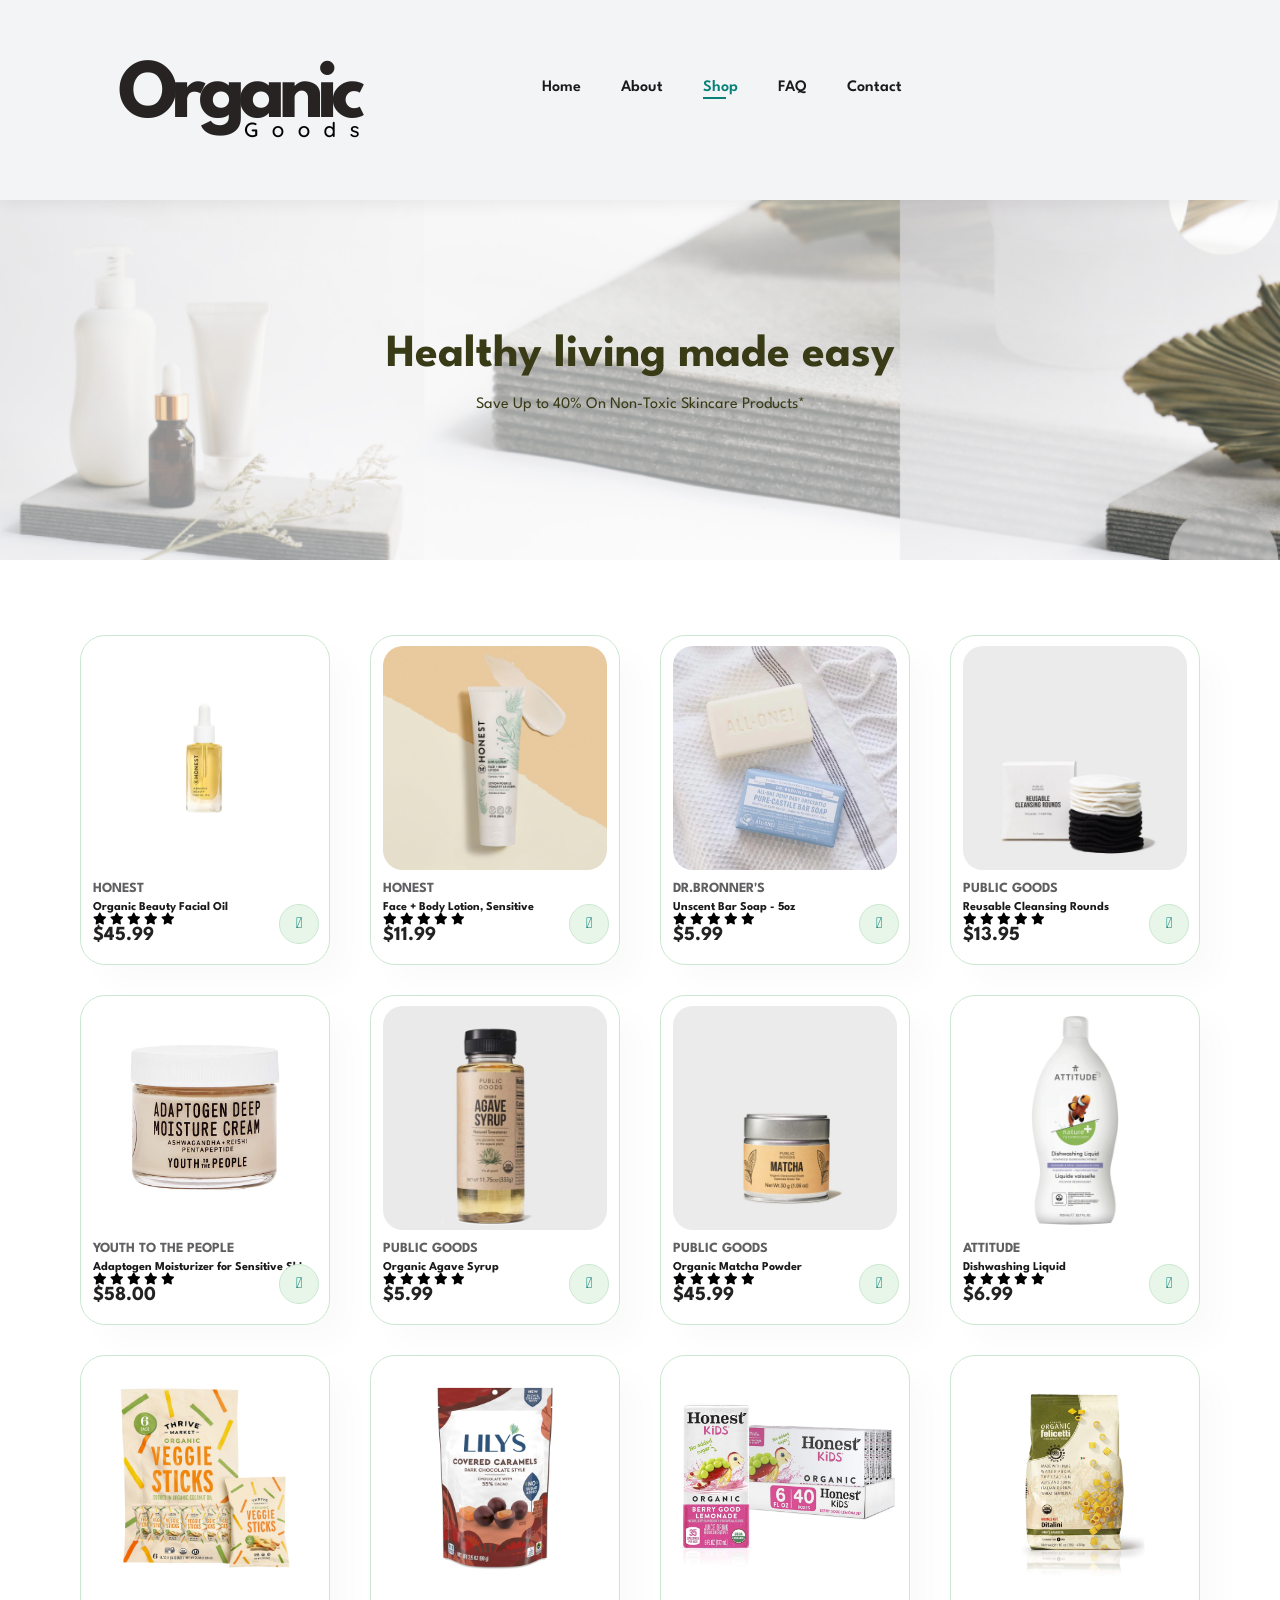
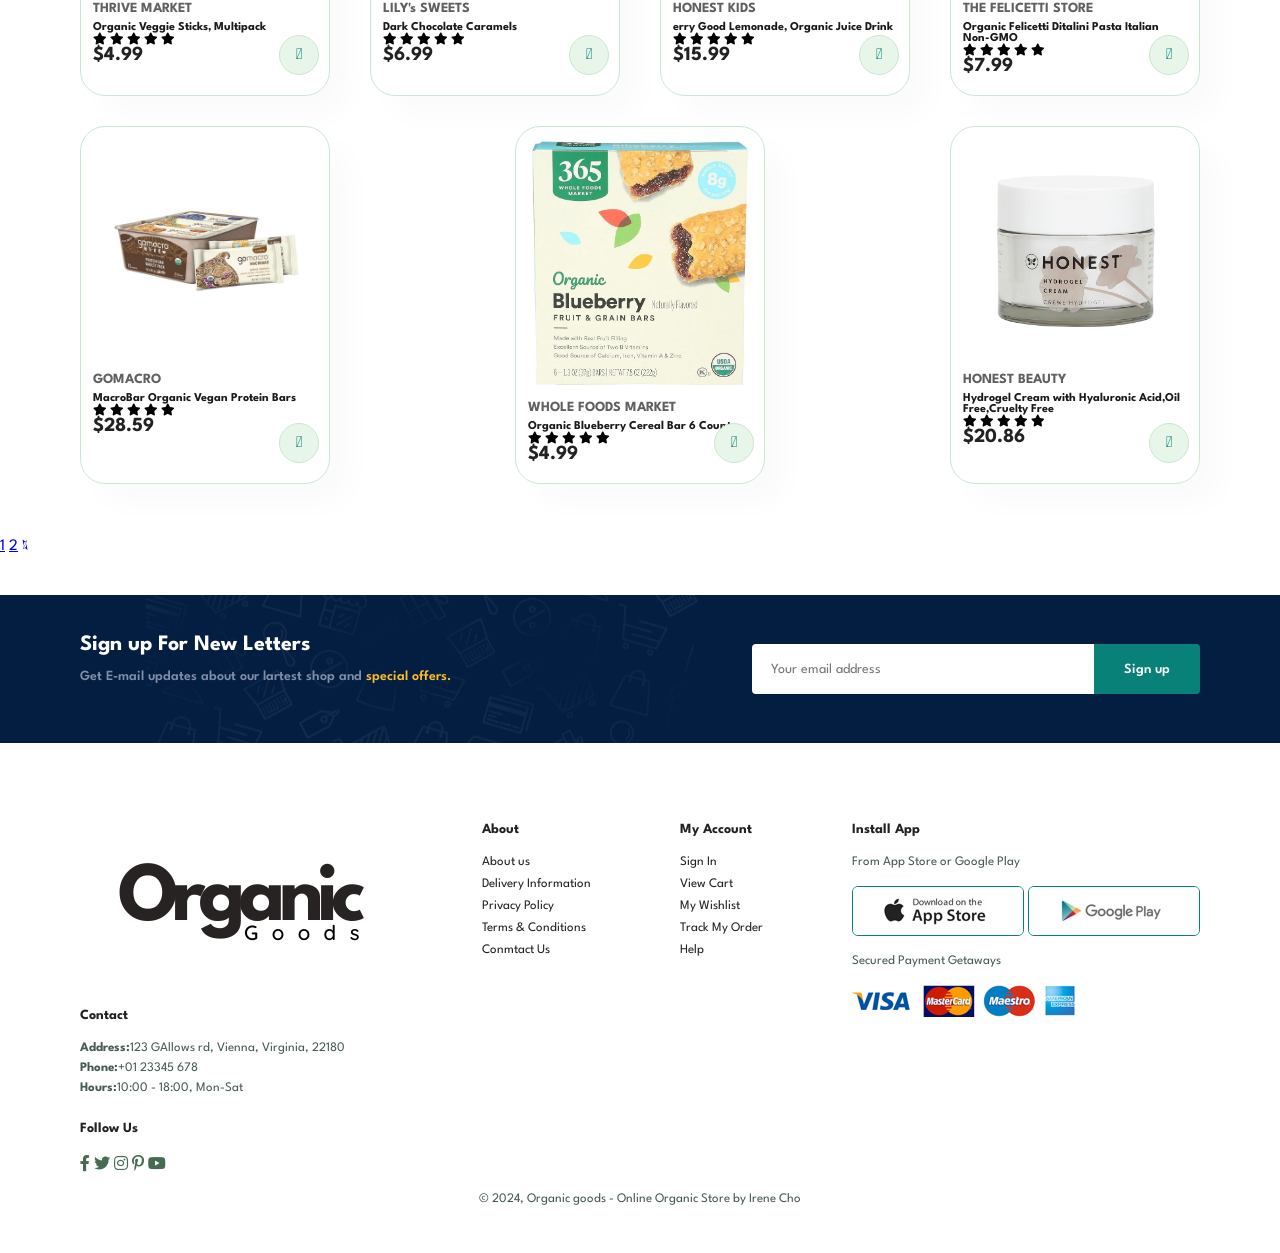
<file: shop.html>
<!DOCTYPE html>
<html lang="en">

<head>
    <meta charset="UTF-8">
    <meta http-equiv="X-UA-Compatible" content="IE=edge">
    <meta name="viewport" content="width=device-width, initial-scale=1.0">
    <title>Organic Goods</title>
    <link rel="stylesheet" href="https://pro.fontawesome.com/releases/v5.10.0/css/all.css" />

    <link rel="stylesheet" href="style.css">
</head>

<body>
   <section id="header">
<a href="#"><img src="image/logo4.png" class="logo" alt=""></a>

<div>
<ul id="navbar">
    <li><a href="index.html">Home</a> </li>
    <li><a href="about.html">About</a></li>
    <li><a class="active" href="shop.html">Shop</a></li>
    <li><a href="faq.html">FAQ</a></li>
    <li><a href="contact.html">Contact</a></li>
    <li><a href="cart.html"><i style="font-size:24px" class="fa">&#xf07a;</i>
    </a></li>
</ul>
</div>
<div id="mobile">
    <a href="cart.html"><i class="far fa-shopping-bag"></i></a>
    <i id="bar" class="fas fa-outdent"></i>
</div>
   </section>

  <section id="page-header">
   
    <h2>Healthy living made easy</h2>
    <p>Save Up to 40% On Non-Toxic Skincare Products*</p>
   
  </section>

  <section id="product1" class="section-p1">
    <div class="pro-container">
        <div class="pro">
            <img src="image/products/faceoil1.jpeg" alt="">
        <div class="des">
            <span>HONEST</span>
            <h5>Organic Beauty Facial Oil</h5>
            <div class="star">
                <i class="fa fa-star"></i>
                <i class="fa fa-star"></i>
                <i class="fa fa-star"></i>
                <i class="fa fa-star"></i>
                <i class="fa fa-star"></i>
            </div>
            <h4>$45.99</h4>
        </div>
        <a href="#"><i class="fal fa-shopping-cart cart"></i></a>
        </div>
        <div class="pro">
            <img src="image/products/facecream1.jpeg" alt="">
        <div class="des">
            <span>HONEST</span>
            <h5>Face + Body Lotion, Sensitive</h5>
            <div class="star">
                <i class="fa fa-star"></i>
                <i class="fa fa-star"></i>
                <i class="fa fa-star"></i>
                <i class="fa fa-star"></i>
                <i class="fa fa-star"></i>
            </div>
            <h4>$11.99</h4>
        </div>
        <a href="#"><i class="fal fa-shopping-cart cart"></i></a>
        </div>
        <div class="pro">
            <img src="image/products/barsoap3.webp" alt="">
        <div class="des">
            <span>DR.BRONNER'S</span>
            <h5>Unscent Bar Soap - 5oz</h5>
            <div class="star">
                <i class="fa fa-star"></i>
                <i class="fa fa-star"></i>
                <i class="fa fa-star"></i>
                <i class="fa fa-star"></i>
                <i class="fa fa-star"></i>
            </div>
            <h4>$5.99</h4>
        </div>
        <a href="#"><i class="fal fa-shopping-cart cart"></i></a>
        </div>
        <div class="pro">
            <img src="image/products/cotton1.webp" alt="">
        <div class="des">
            <span>PUBLIC GOODS</span>
            <h5>Reusable Cleansing Rounds</h5>
            <div class="star">
                <i class="fa fa-star"></i>
                <i class="fa fa-star"></i>
                <i class="fa fa-star"></i>
                <i class="fa fa-star"></i>
                <i class="fa fa-star"></i>
            </div>
            <h4>$13.95</h4>
        </div>
        <a href="#"><i class="fal fa-shopping-cart cart"></i></a>
        </div>
        <div class="pro">
            <img src="image/products/selfcare/s6.jpg" alt="">
        <div class="des">
            <span>YOUTH TO THE PEOPLE</span>
            <h5>Adaptogen Moisturizer for Sensitive Ski</h5>
            <div class="star">
                <i class="fa fa-star"></i>
                <i class="fa fa-star"></i>
                <i class="fa fa-star"></i>
                <i class="fa fa-star"></i>
                <i class="fa fa-star"></i>
            </div>
            <h4>$58.00</h4>
        </div>
        <a href="#"><i class="fal fa-shopping-cart cart"></i></a>
        </div>
        <div class="pro">
            <img src="image/products/syrup1.webp" alt="">
        <div class="des">
            <span>PUBLIC GOODS</span>
            <h5>Organic Agave Syrup</h5>
            <div class="star">
                <i class="fa fa-star"></i>
                <i class="fa fa-star"></i>
                <i class="fa fa-star"></i>
                <i class="fa fa-star"></i>
                <i class="fa fa-star"></i>
            </div>
            <h4>$5.99</h4>
        </div>
        <a href="#"><i class="fal fa-shopping-cart cart"></i></a>
        </div>
        <div class="pro">
            <img src="image/products/matcha1.webp" alt="">
        <div class="des">
            <span>PUBLIC GOODS</span>
            <h5>Organic Matcha Powder</h5>
            <div class="star">
                <i class="fa fa-star"></i>
                <i class="fa fa-star"></i>
                <i class="fa fa-star"></i>
                <i class="fa fa-star"></i>
                <i class="fa fa-star"></i>
            </div>
            <h4>$45.99</h4>
        </div>
        <a href="#"><i class="fal fa-shopping-cart cart"></i></a>
        </div>
        <div class="pro">
            <img src="image/products/dishsoap1.webp" alt="">
        <div class="des">
            <span>ATTITUDE </span>
            <h5>Dishwashing Liquid</h5>
            <div class="star">
                <i class="fa fa-star"></i>
                <i class="fa fa-star"></i>
                <i class="fa fa-star"></i>
                <i class="fa fa-star"></i>
                <i class="fa fa-star"></i>
            </div>
            <h4>$6.99</h4>
        </div>
        <a href="#"><i class="fal fa-shopping-cart cart"></i></a>
        </div>
        <div class="pro">
            <img src="image/products/veggiessnacks1.webp" alt="">
        <div class="des">
            <span>THRIVE MARKET </span>
            <h5>Organic Veggie Sticks, Multipack</h5>
            <div class="star">
                <i class="fa fa-star"></i>
                <i class="fa fa-star"></i>
                <i class="fa fa-star"></i>
                <i class="fa fa-star"></i>
                <i class="fa fa-star"></i>
            </div>
            <h4>$4.99</h4>
        </div>
        <a href="#"><i class="fal fa-shopping-cart cart"></i></a>
        </div>
        <div class="pro">
            <img src="image/products/lily1.webp" alt="">
        <div class="des">
            <span>LILY's SWEETS </span>
            <h5>Dark Chocolate Caramels</h5>
            <div class="star">
                <i class="fa fa-star"></i>
                <i class="fa fa-star"></i>
                <i class="fa fa-star"></i>
                <i class="fa fa-star"></i>
                <i class="fa fa-star"></i>
            </div>
            <h4>$6.99</h4>
        </div>
        <a href="#"><i class="fal fa-shopping-cart cart"></i></a>
        </div>
        <div class="pro">
            <img src="image/products/grocery/d2.jpg" alt="">
        <div class="des">
            <span>HONEST KIDS</span>
            <h5>erry Good Lemonade, Organic Juice Drink</h5>
            <div class="star">
                <i class="fa fa-star"></i>
                <i class="fa fa-star"></i>
                <i class="fa fa-star"></i>
                <i class="fa fa-star"></i>
                <i class="fa fa-star"></i>
            </div>
            <h4>$15.99</h4>
        </div>
        <a href="#"><i class="fal fa-shopping-cart cart"></i></a>
        </div>
        <div class="pro">
            <img src="image/products/grocery/p1.jpg" alt="">
        <div class="des">
            <span>THE FELICETTI STORE</span>
            <h5>Organic Felicetti Ditalini Pasta Italian Non-GMO</h5>
            <div class="star">
                <i class="fa fa-star"></i>
                <i class="fa fa-star"></i>
                <i class="fa fa-star"></i>
                <i class="fa fa-star"></i>
                <i class="fa fa-star"></i>
            </div>
            <h4>$7.99</h4>
        </div>
        <a href="#"><i class="fal fa-shopping-cart cart"></i></a>
        </div>
        <div class="pro">
            <img src="image/products/grocery/s2.jpg" alt="">
        <div class="des">
            <span>GOMACRO</span>
            <h5>MacroBar Organic Vegan Protein Bars</h5>
            <div class="star">
                <i class="fa fa-star"></i>
                <i class="fa fa-star"></i>
                <i class="fa fa-star"></i>
                <i class="fa fa-star"></i>
                <i class="fa fa-star"></i>
            </div>
            <h4>$28.59</h4>
        </div>
        <a href="#"><i class="fal fa-shopping-cart cart"></i></a>
        </div>
        <div class="pro">
            <img src="image/products/grocery/s1.jpg" alt="">
        <div class="des">
            <span>WHOLE FOODS MARKET</span>
            <h5>Organic Blueberry Cereal Bar 6 Count</h5>
            <div class="star">
                <i class="fa fa-star"></i>
                <i class="fa fa-star"></i>
                <i class="fa fa-star"></i>
                <i class="fa fa-star"></i>
                <i class="fa fa-star"></i>
            </div>
            <h4>$4.99</h4>
        </div>
        <a href="#"><i class="fal fa-shopping-cart cart"></i></a>
        </div>
        <div class="pro">
            <img src="image/products/selfcare/s3.jpg" alt="">
        <div class="des">
            <span>HONEST BEAUTY </span>
            <h5>Hydrogel Cream with Hyaluronic Acid,Oil Free,Cruelty Free</h5>
            <div class="star">
                <i class="fa fa-star"></i>
                <i class="fa fa-star"></i>
                <i class="fa fa-star"></i>
                <i class="fa fa-star"></i>
                <i class="fa fa-star"></i>
            </div>
            <h4>$20.86</h4>
        </div>
        <a href="#"><i class="fal fa-shopping-cart cart"></i></a>
        </div>   
    </div>
  </section>

  <section class="pagination" class="section-p1">
    <a href="#">1</a>
    <a href="#">2</a>
    <a href="#"><i class= "fal fa-long-arrow-alt-right"></i></a>
  </section>

<section id="newsletter" class="section-p1 section-m1">
    <div class="newstext"> 
        <h4>Sign up For New Letters</h4>
        <p>Get E-mail updates about our lartest shop and <span>special offers.</span>
        </p>
    </div>
    <div class="form">
        <input type="text" placeholder="Your email address">
        <button class="normal">Sign up</button>
    </div>
</section>
  
  <footer class="section-p1">
     <div class="col">
        <image  class="logo" src="image/logo4.png" alt="">
        <h4>Contact</h4>
        <p><strong>Address:</strong>123 GAllows rd, Vienna, Virginia, 22180</p>
        <p><strong>Phone:</strong>+01 23345 678</p>
        <p><strong>Hours:</strong>10:00 - 18:00, Mon-Sat </p>
        <div class="follow">
            <h4>Follow Us</h4>
            <div class="icon">
                <i class="fab fa-facebook-f"></i>
                <i class="fab fa-twitter"></i>
                <i class="fab fa-instagram"></i>
                <i class="fab fa-pinterest-p"></i>
                <i class="fab fa-youtube"></i>
            </div>
        </div>
     </div>

     <div class="col">
        <h4>About</h4>
        <a href="#">About us</a>
        <a href="#">Delivery Information</a>
        <a href="#">Privacy Policy</a>
        <a href="#">Terms & Conditions</a>
        <a href="#">Conmtact Us</a>
     </div>

     <div class="col">
        <h4>My Account</h4>
        <a href="#">Sign In</a>
        <a href="#">View Cart</a>
        <a href="#">My Wishlist</a>
        <a href="#">Track My Order</a>
        <a href="#">Help</a>
     </div>

      <div class="col install">
        <h4>Install App</h4>
        <p>From App Store or Google Play</p>
        <div class="row">
            <img src="image/pay/app.jpg" alt="">
            <img src="image/pay/play.jpg" alt="">
        </div>
        <p>Secured Payment Getaways</p>
        <img src="image/pay/pay.png" alt="">
      </div>

      <div class="copyright">
        <p>© 2024, Organic goods - Online Organic Store by Irene Cho</p>
      </div>
  </footer>
  <script src="script.js"></script>
</body>
</html>
</file>
<file: style.css>
@import url('http://fonts.googleapis.com/css.2?family=Spartan:wght@100;200;300;400;500;600;700;800;900&display=swap');
*{
    margin: 0;
    padding: 0;
    box-sizing: border-box;
    font-family: 'Spartan', sans-serif;
}

html {
    scroll-behavior: smooth;
}

h1 {
    font-size: 50px;
    line-height: 64px;
    color: dimgray;
}

h2{
    font-size: 46px;
    line-height: 54px;
    color: dimgray;

}

h4 {
   font-size: 20px;
   color: #222;

}

h6 {
    font-weight: 700;
    font-size: 12px;
}

p {
    font-size: 16px;
    color: #465b52;
    margin: 15px 0 20px 0;

}

button.normal{
    font-size: 14px;
    font-weight: 600;
    padding: 15px 30px;
    color: #000;
    background-color: #c8eaa0;
    border-radius: 4px;
    cursor: pointer;
    border: none;
    outline: none;
    transition: 0.2s;
}

button.white {
    background: transparent;
    padding: 11px 18px;
    font-size: 13px;
    font-weight: 600;
    color: #fff;
    outline: none;
    border: 1px solid #fff;
    cursor: pointer;
    transition: 0.2s ease;
}

.section-p1 {
    padding: 40px 80px;
}

.section-m1 {
    margin: 40px 0;
}


body {
    width: 100%;
}



#header {
    display: flex;
    align-items: center;
    justify-content: space-between;
    padding: 20px 80px;
    background: #f3f4f6;
    position: sticky;
    top: 0;
    left: 0;
    z-index: 999;
    box-shadow: 0 5px 15px rgba(0, 0, 0, 0.06);
}

#navbar{
    display: flex;
    align-items: center;
    justify-content: center;
}

#navbar li{
    list-style: none;
    padding: 0 20px;
    position: relative;
}
#navbar li a {
    text-decoration: none;
    font-size: 16px;
    font-weight: 600;
    color: #1a1a1a;
    transition: 0.3s ease;
}

#navbar li a:hover,
#navbar li a.active {
    color: #088178;
}

#navbar li a.active::after,
#navbar li a:hover::after {
    content: "";
    width: 30%;
    height: 2px;
    background-color: #088178;
    position: absolute;
    bottom: -4px;
    left: 20px;
}

#navbar li a i {
    font-weight: 500;
    font-size: 20px;
}

#mobile{
    display: none;
    align-items: center;
}
#mobile{
    visibility: hidden;
}
#close {
    display: none;
}

#hero {
     
    display: flex;
    flex-direction: column;
    align-items: flex-start;
    justify-content: center;
    padding: 0 80px;
    background-image: url("image/banner/BG1.png");
     height: 90vh;
     width: 100%;
     background-size: cover;
     background-position: top 25% right 0;

   

}
#hero h4 {
    padding-bottom: 15px;
}

#hero h1 {
    color: #236449;
}

#hero button{
    background-image: url("image/banner/button.png");
    background-color: transparent;
    color: #088178;
    border: 0;
    padding: 14px 80px 14px 65px;
    background-repeat: no-repeat;
    cursor: pointer;
    font-weight: 700;
    font-size: 15px;
}

#feature{
    display: flex;
    align-items: center;
    justify-content: space-between;
    flex-wrap: wrap;
}

#feature .fe-box {
    width: 180px;
    text-align: center;
    padding: 25px 15px;
    box-shadow: 20px 20px 34px rgba(0, 0, 0, 0.03);
    border: 1px solid #cce7d0;
    border-radius: 4px;
    margin: 15px 0;
}

#feature .fe-box:hover{
    box-shadow: 10px 10px 54px rgba(70, 62, 221, 0.1);
}
#feature .fe-box img{
    width: 100%;
    margin-bottom: 10px;
}

#feature .fe-box h6{
    padding: 9px 8px 6px 8px;
    line-height: 1;
    border-radius: 4px;
    color: #1c2f27;

}

#product1{
    text-align: center;
}

#product1 .pro-container{
    display: flex;
    justify-content: space-between;
    padding-top: 20px;
    flex-wrap: wrap;
    
}

#product1 .pro{
    width: 23px;
    min-width: 250px;
    padding: 10px 12px;
    border: 1px solid #cce7d0;
    border-radius: 25px;
    cursor: pointer;
    box-shadow: 20px 20px 30px rgba(0, 0, 0, 0.02);
    margin: 15px 0;
    transition: 0.2s ease;
    position: relative;
}

#product1 .pro:hover{
     box-shadow: 20px 20px 30px rgba(0, 0, 0, 0.06);

}
#product1 .pro img {
    width: 100%;
    border-radius: 20px;
}

#product1 .pro .des{
    text-align: start;
    padding: 10px 0;
}

#product1 .pro .des span {
    color: #606063;
    font-size: 14px;
}

#product1 .pro .des h5{
    padding-top: 7px;
    color: #1a1a1a;
    font-size: 12px;
}

#product1 .pro .star {
    font-size: 12px;
    color: rgb(243, 181, 25);
}

#product1 .pro .des {
    padding-top: 7px;
    font-size: 15px;
    font-weight: 700;
    color: #088178;
}
#product1 .fa{
    color: #000;

}

#product1 .pro .cart{
    width: 40px;
    height: 40px;
    line-height: 40px;
    border-radius: 50px;
    background-color: #e8f6ea;
    font-weight: 500;
    color: #088178;
    border: 1px solid #cce7d0;
    position: absolute; 
    bottom: 20px;
    right: 10px;
}

#banner{
    display: flex;
    flex-direction: column;
    justify-content: center;
    align-items: center;
    text-align: center;
    background-image: url("image/banner/bansale.png");
    width: 100%;
    height: 40vh;
    background-size: cover;
    background-position: center;
}

#banner h4{
    color: #523636dc;
    font-size: 30px;
}

#banner h2{
    color: #088178;
    font-size: 40px;
    padding: 10px 0;
}

#banner h2 span {
    color: #bb2d2d;

}

#banner button:hover{
    background: #088178;
    color: #fff;

}



#newsletter{
    display: flex;
    justify-content: space-between;
    flex-wrap: wrap;
    align-items: center;
    background-image: url(image/banner/b14.png);
    background-repeat: no-repeat;
    background-position: 20% 30%;
    background-color:#041e42;

}

#newsletter h4{
    font-size: 22px;
    font-weight: 700;
    color: #fff;

}

#newsletter p{
     font-size:  14px;
     font-weight: 600;
     color: #818ea8;

}

#newsletter p span{
    color:#ffbd27;
}
    
#newsletter .form {
    display: flex;
    width: 40%;
}

#newsletter input{
    height: 3.125rem;
    padding:  0 1.25em;
    font-size:  14px;
    width: 100%;
    border: 1px solid transparent;
    border-radius:  4px;
    outline: none;
    border-top-right-radius: 0;
    border-bottom-right-radius: 0;
}

#newsletter button{
    background-color: #088178;
    color: #fff;
    white-space: nowrap;
    border-top-left-radius: 0;
    border-bottom-left-radius: 0;
}

footer{
     display: flex;
     flex-wrap: wrap;
     justify-content: space-between;
}

footer .col {
    display: flex;
    flex-direction: column;
    align-items: flex-start;
    margin-bottom: 20px;
}

footer .logo{
    margin-bottom: 30px;

}

footer h4{
    font-size:  14px;
    padding-bottom: 20px;
}

footer p{
    font-size:  13px;
    margin: 0 0 8px 0;
}

footer a{
    font-size: 13px;
    text-decoration: none;
    color: #222;
    margin-bottom: 10px;
}

footer .follow{
    margin-top: 20px;
}

footer .follow{
    color: #456b52;
    padding-right: 4px;
    cursor: pointer;
}

footer .install .row img{
    border: 1px solid #088178;
    border-radius: 6px;

}
footer .install img{
    margin: 10px 0 15px 0;
}

footer .follow i:hover,
footer a:hover {
    color: #088178;

}

footer .copyright{
    width: 100%;
    text-align: center;
}


    #navbar .active{
        right: 0px;
    }
    #navbar li{
        margin-bottom: 25px;
    }
    
    #mobile{
        display: flex;
        align-items: center;
    }
    #mobile i{
        color:  #1a1a1a;
        font-size: 24px;
        padding-left: 20px;
    }

    /* Shop Page */

   #page-header{
        background-image: url(image/banner/ph1.png);
        width: 100%;
        height: 40vh;
        background-size: cover;
        display: flex;
        justify-content: center;
        text-align: center;
        flex-direction: column;
        padding: 14px;
    }

    #page-header h2,
    #page-header p {
        color: #383b16;
    }

    #pagination {
        text-align: center;
    }
    
    #pagination a {
        text-decoration: none;
        background: #088178;
        padding: 15px 20px;
        border-radius: 4px;
        color: #fff;
        font-weight: 600;
    }
    
    #pagination .a i {
        font-size: 16px;
        font-weight: 600;
    }

    /* About Page */

#page-header.about-header {
    background-image: url("image/banner/ph1.png");
}

#about-head {
    display: flex;
    align-items: center;
}

#about-head img {
    width: 50%;
    height: auto;
}

#about-head div {
   padding: 40px;

}

#about-app {
    display: flex;
    flex-direction: column;
    justify-content: center;
    text-align: center;
    align-items: center;
}

#about-app .video {
    width: 70%;
    height: 100%;
    margin-top: 30px;
}

#about-app .video video {
    width: 100%;
    height: 100%;
    border-radius: 20px;
}


   /* Contact Page */


#contact-details {
    display: flex;
    align-items: center;
    justify-content: space-between;
}

#contact-details .details {
    width: 40%;
    display: flex;
    flex-direction: column;
    align-items: flex-start;
}

#contact-details .details span,
#form-details span {
    font-size: 12px;
}

#contact-details .details h2,
#form-details h2 {
    font-size: 26px;
    line-height: 35px;
    padding: 20px 0;
}

#contact-details .details h3 {
    font-size: 16px;
    padding-bottom: 15px;
}

#contact-details .details li {
    list-style: none;
    display: flex;
    padding: 10px 0;
}

#contact-details .details li i {
    font-size: 14px;
    padding-right: 22px;
}

#contact-details .details li p {
    margin: 0;
    font-size: 14px;
}

#contact-details .map {
    width: 55%;
    height: 400px;
}

#contact-details .map iframe {
    width: 100%;
    height: 100%;
}

#form-details {
    display: flex;
    justify-content: space-between;
    margin: 30px;
    padding: 80px;
    border: 1px solid #e1e1e1;
}

#form-details form {
    width: 65%;
    display: flex;
    flex-direction: column;
    align-items: flex-start;
}

#form-details form input,
#form-details form textarea {
    width: 100%;
    padding: 12px 15px;
    outline: none;
    margin-bottom: 20px;
    border: 1px solid #e1e1e1;
}

#form-details form button {
    background-color: #088178;
    color: #fff;
}

#form-details .people div {
    display: flex;
    align-items: flex-start;
    padding-bottom: 25px;
}

#form-details .people img {
    width: 65px;
    height: 65px;
    object-fit: cover;
    margin-right: 15px;
}

#form-details .people p {
    margin: 0;
    font-size: 13px;
    line-height: 25px;
}

#form-details .people p span {
    display: block;
    font-size: 16px;
    font-weight: 600;
    color: #000;
}

#form-details .contact-drop-down {
    padding: 12px 15px;
    outline: none;
    margin-bottom: 20px;
    border: 1px solid #e1e1e1;

}
/* faq Page */

#faq {
    padding: 150px 150px 0 150px;
}

#page-header.blog-header {
    background-image: url("image/banner/faqban.png");
}

#faq .faq-box {
    width: 100%;
    display: flex;
    flex-direction: row;
    align-items: center;
    position: relative;
    padding-bottom: 90px;
}

#faq .faq-img {
    width: 50%;
    margin-right: 40px;
}

#faq img {
    width: 100%;
    height: 300px;
    object-fit: cover;
}

#faq .faq-details {
    width: 50%;
}

#faq .faq-details a {
    text-decoration: none;
    font-size: 11px;
    color: #000;
    font-weight: 700;
    position: relative;
    transition: 0.3s;
}

#faq .faq-details a::after {
    content: "";
    width: 50px;
    height: 1px;
    background-color: #000;
    top: 4px;
    right: -60px;
    position: absolute;
}

#faq .faq-details a:hover {
    color: #088178;
}

#faq .faq-details a:hover::after {
    background-color: #088178;
}

#faq .faq-box h1 {
    position: absolute;
    font-weight: 700;
    font-size: 40px;
    color: #c9cbce;
    top: -40px;
    left: 0;
    z-index: -9;
}
/* Cart Page */

#cart {
    overflow-x: auto;
}

#cart table {
    width: 100%;
    border-collapse: collapse;
    table-layout: fixed;
    white-space: nowrap;
}

#cart table img {
    width: 70px;
}

#cart table td:nth-child(1) {
    width: 100px;
    text-align: center;
}

#cart table td:nth-child(2) {
    width: 150px;
    text-align: center;
}

#cart table td:nth-child(3) {
    width: 250px;
    text-align: center;
}

#cart table td:nth-child(4),
#cart table td:nth-child(5),
#cart table td:nth-child(6) {
    width: 150px;
    text-align: center;
}

#cart table td:nth-child(5) input {
    width: 70px;
    padding: 10px 5px 10px 15px;
}

#cart table thead {
    border: 1px solid #e2e9e1;
    border-left: none;
    border-right: none;
}

#cart table thead td {
    font-weight: 700;
    text-transform: uppercase;
    font-size: 13px;
    padding: 18px 0;
}

#cart table tbody tr td {
    padding-top: 15px;
}

#cart table tbody td {
    font-size: 13px;
}

#cart-add {
    display: flex;
    flex-wrap: wrap;
    justify-content: space-between;
}

#cuopon {
    width: 50%;
    margin-bottom: 30px;
}

#cuopon h3,
#subtotal h3 {
    padding-bottom: 15px;
}

#cuopon input {
    padding: 10px 20px;
    outline: none;
    width: 60%;
    margin-right: 10px;
    border: 1px solid #e2e9e1;
}

#cuopon button,
#subtotal button {
    background: #088178;
    color: #fff;
    padding: 12px 20px;
}

#subtotal {
    width: 50%;
    margin-bottom: 30px;
    border: 1px solid #e2e9e1;
    padding: 30px;
}

#subtotal table {
    border-collapse: collapse;
    width: 100%;
    margin-bottom: 20px;
}

#subtotal table td {
    width: 50%;
    border: 1px solid #e2e9e1;
    padding: 10px;
    font-size: 13px;
}


/* Start Media Query */

@media (max-width:799px) {
    .section-p1 {
        padding: 40px;
    }
    #navbar {
        display: flex;
        flex-direction: column;
        justify-content: flex-start;
        align-items: flex-start;
        position: fixed;
        top: 0px;
        right: -300px;
        width: 300px;
        height: 100vh;
        background: #E3E6F3;
        box-shadow: 0 40px 60px rgba(0, 0, 0, 0.1);
        transition: 0.3s;
        padding: 80px 0 0 10px;
    }
    #navbar li {
        margin-bottom: 25px;
    }
    #navbar.active {
        right: 0;
    }
    #mobile {
        display: flex;
    }
    #mobile i {
        color: #1a1a1a;
        font-size: 24px;
        padding-left: 20px;
    }
    #bar {
        display: initial;
    }
    #close {
        display: initial;
        font-size: 24px;
        position: absolute;
        top: 30px;
        left: 30px;
        color: #222;
    }
    #lg-bag,
    #lg-search {
        display: none;
    }
    #hero {
        padding: 0 80px;
        height: 70vh;
        background-position: top 30% right 30%;
    }
    #feature {
        justify-content: center;
    }
    #feature .fe-box {
        margin: 15px;
    }
    #product1 .pro-container {
        justify-content: center;
    }
    #product1 .pro {
        margin: 15px;
    }
    #banner {
        height: 20vh;
    }
    #sm-banner .banner-box {
        min-width: 100%;
        height: 30vh;
        padding: 30px;
    }
    #banner3 {
        display: flex;
        justify-content: space-between;
        flex-wrap: wrap;
        padding: 0 40px;
    }
    #banner3 .banner-box {
        width: 28%;
    }
    #newsletter .form {
        width: 70%;
    }
    /* Contact Page */
    #form-details {
        padding: 40px;
    }
    #form-details form {
        width: 50%;
    }
}

@media (max-width:477px) {
    .section-p1 {
        padding: 20px;
    }
    h1 {
        font-size: 38px;
    }
    h2 {
        font-size: 32px;
    }
    #header {
        padding: 10px 30px;
    }
    #hero {
        padding: 0 20px;
        height: 70vh;
        background-position: 55%;
    }
    #feature {
        justify-content: space-between;
    }
    #feature .fe-box {
        width: 155px;
        margin: 0 0 15px 0;
    }
    #product1 .pro {
        width: 100%;
    }
    #banner {
        height: 40vh;
    }
    #sm-banner .banner-box {
        height: 40vh;
    }
    #sm-banner .banner-box {
        margin-top: 20px;
    }
    #banner3 {
        padding: 0 20px;
    }
    #banner3 .banner-box {
        width: 100%;
    }
    #newsletter {
        padding: 40px 20px;
    }
    #newsletter .form {
        width: 100%;
    }
    footer .copyright {
        text-align: start;
    }
    /* faq Page */
    #faq {
        padding: 100px 20px 20px 20px;
    }
    #faq .faq-box {
        flex-direction: column;
        align-items: flex-start;
    }
    #faq .faq-img {
        width: 100%;
        margin-right: 0px;
        margin-bottom: 30px;
    }
    #faq .faq-details {
        width: 100%;
    }
    #faq-app .video {
        width: 100%;
    }
    /* About Page */
    #about-head {
        flex-direction: column;
    }
    #about-head img {
        width: 100%;
    }
    #about-head div {
        padding-top: 20px;
        padding-left: 0px;
    }
    /* Contact Page */
    #contact-details .details {
        width: 100%;
        padding-bottom: 30px;
    }
    #contact-details .map {
        width: 100%;
    }
    #contact-details {
        flex-wrap: wrap;
    }
    #form-details {
        margin: 10px;
        padding: 30px 10px;
        flex-wrap: wrap;
    }
    #form-details form {
        width: 100%;
        padding-bottom: 30px;
    }
    /* Cart Page */
    #cart-add {
        flex-direction: column;
    }
    #cuopon,
    #subtotal {
        width: 100%;
    }
    #subtotal {
        padding: 20px;
    }
    
}
</file>
